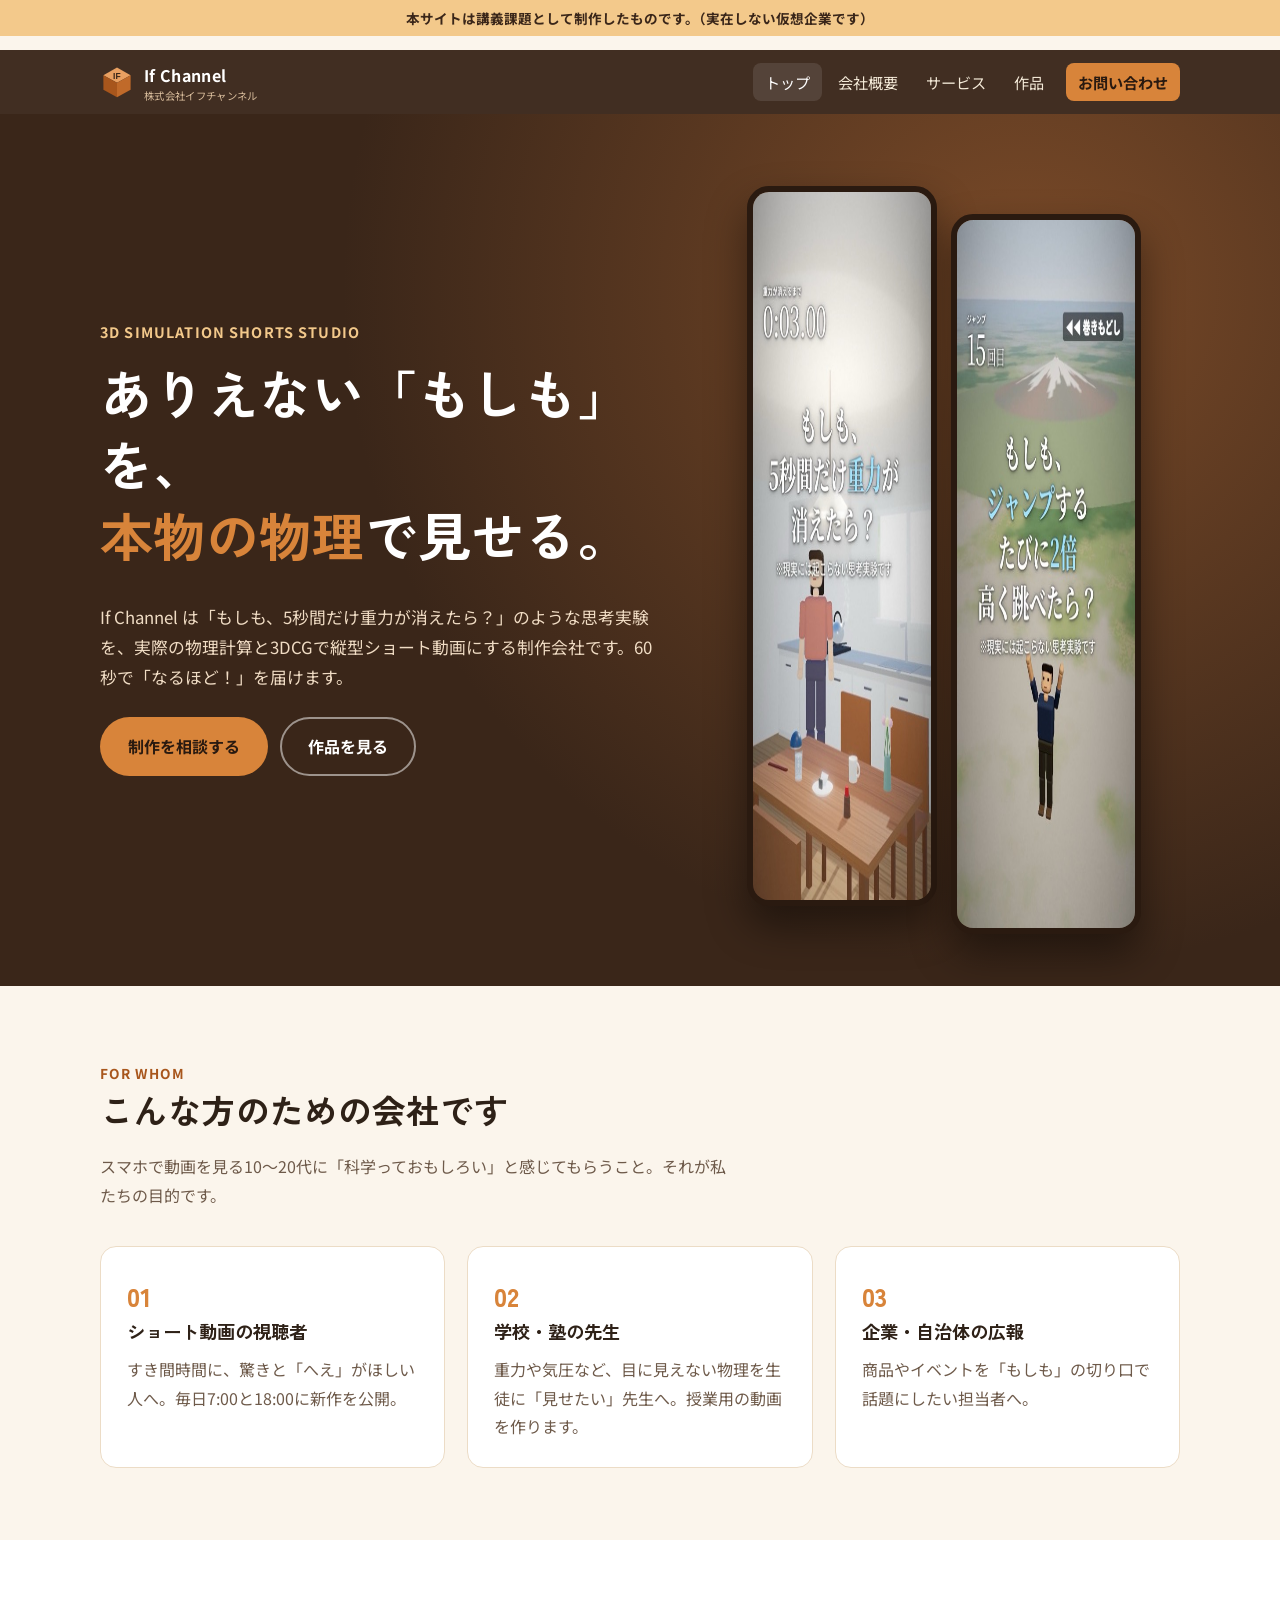
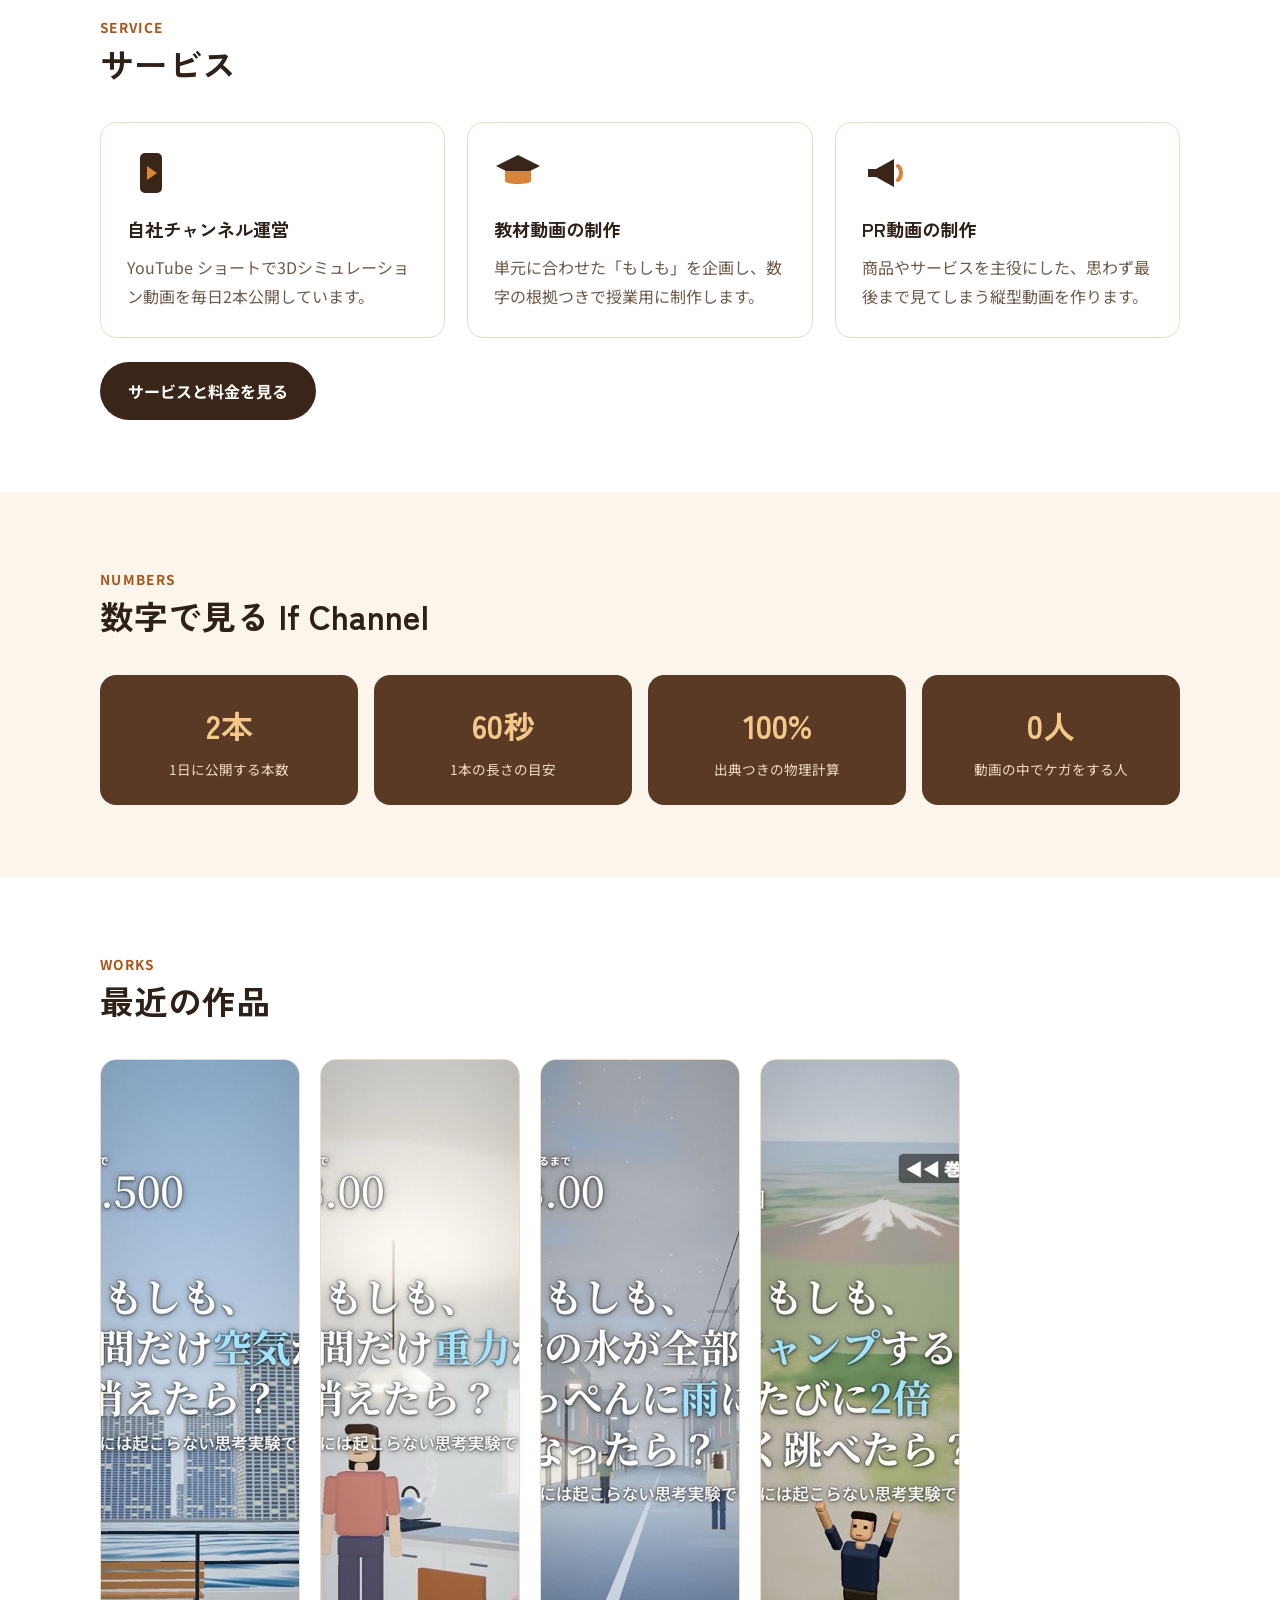
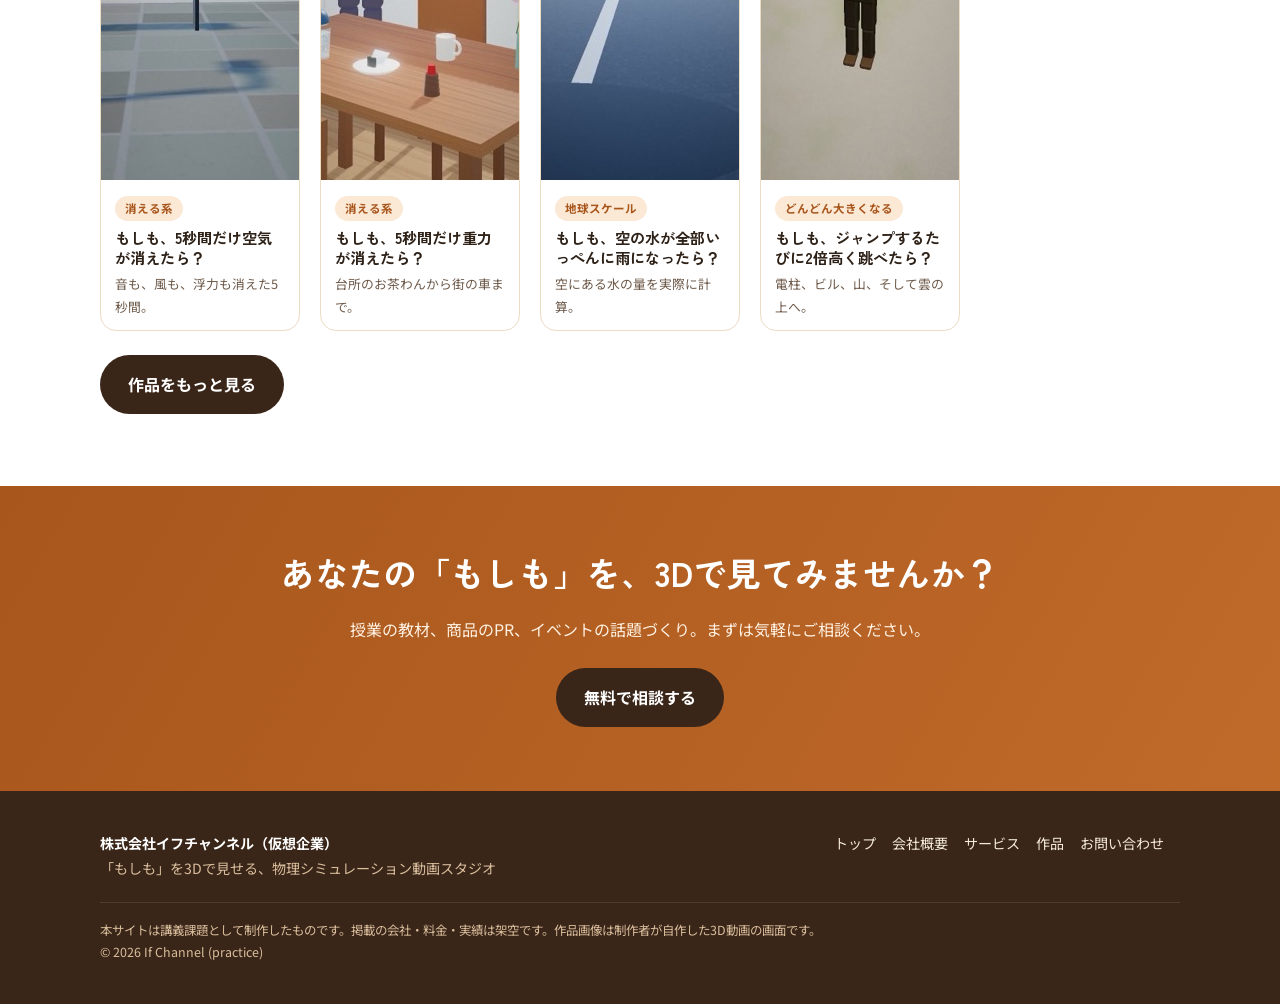
<file: index.html>
<!doctype html>
<html lang="ja">
<head>
<meta charset="utf-8">
<meta name="viewport" content="width=device-width, initial-scale=1">
<title>【実習】トップ｜If Channel（株式会社イフチャンネル）</title>
<meta name="description" content="「もしも」を本物の物理で3Dにする、ショート動画スタジオ If Channel（講義課題の仮想企業）">
<link rel="preconnect" href="https://fonts.googleapis.com">
<link rel="preconnect" href="https://fonts.gstatic.com" crossorigin>
<link href="https://fonts.googleapis.com/css2?family=Noto+Sans+JP:wght@400;700&family=Zen+Kaku+Gothic+New:wght@700;900&display=swap" rel="stylesheet">
<link rel="stylesheet" href="style.css">
</head>
<body>
<p class="notice">本サイトは講義課題として制作したものです。（実在しない仮想企業です）</p>
<header class="site-header">
  <div class="wrap">
    <a class="logo" href="index.html"><svg viewBox="0 0 40 40" aria-hidden="true">
<polygon points="20,3 36,12 20,21 4,12" fill="#e9a061"/>
<polygon points="4,12 20,21 20,38 4,29" fill="#a8561c"/>
<polygon points="36,12 20,21 20,38 36,29" fill="#c06a2a"/>
<text x="20" y="17" text-anchor="middle" font-size="10" font-weight="900" fill="#3a2619" font-family="sans-serif">IF</text>
</svg><span>If Channel<small>株式会社イフチャンネル</small></span></a>
    <button class="menu-btn" aria-expanded="false" aria-controls="nav">メニュー</button>
    <nav class="nav" id="nav"><ul><li><a href="index.html" aria-current="page">トップ</a></li><li><a href="about.html">会社概要</a></li><li><a href="service.html">サービス</a></li><li><a href="works.html">作品</a></li><li><a class="nav-cta" href="contact.html">お問い合わせ</a></li></ul></nav>
  </div>
</header>
<main>

<section class="hero">
  <div class="wrap">
    <div>
      <span class="eyebrow">3D SIMULATION SHORTS STUDIO</span>
      <h1>ありえない「もしも」を、<br><em>本物の物理</em>で見せる。</h1>
      <p class="lead">If Channel は「もしも、5秒間だけ重力が消えたら？」のような思考実験を、実際の物理計算と3DCGで縦型ショート動画にする制作会社です。60秒で「なるほど！」を届けます。</p>
      <div class="btns"><a class="btn btn-primary" href="contact.html">制作を相談する</a><a class="btn btn-ghost" href="works.html">作品を見る</a></div>
    </div>
    <div class="hero-phones">
      <img class="phone" src="img/gravity.jpg" alt="3D動画「もしも、5秒間だけ重力が消えたら？」の画面" width="405" height="720">
      <img class="phone" src="img/jump.jpg" alt="3D動画「もしも、ジャンプするたびに2倍高く跳べたら？」の画面" width="405" height="720">
    </div>
  </div>
</section>

<section>
  <div class="wrap">
    <div class="section-head"><span class="label">FOR WHOM</span><h2>こんな方のための会社です</h2>
    <p>スマホで動画を見る10〜20代に「科学っておもしろい」と感じてもらうこと。それが私たちの目的です。</p></div>
    <div class="grid-3">
      <div class="card"><div class="num">01</div><h3>ショート動画の視聴者</h3><p>すき間時間に、驚きと「へえ」がほしい人へ。毎日7:00と18:00に新作を公開。</p></div>
      <div class="card"><div class="num">02</div><h3>学校・塾の先生</h3><p>重力や気圧など、目に見えない物理を生徒に「見せたい」先生へ。授業用の動画を作ります。</p></div>
      <div class="card"><div class="num">03</div><h3>企業・自治体の広報</h3><p>商品やイベントを「もしも」の切り口で話題にしたい担当者へ。</p></div>
    </div>
  </div>
</section>

<section class="alt">
  <div class="wrap">
    <div class="section-head"><span class="label">SERVICE</span><h2>サービス</h2></div>
    <div class="grid-3">
      <div class="card"><svg class="icon" viewBox="0 0 48 48"><rect x="13" y="4" width="22" height="40" rx="5" fill="#3a2619"/><polygon points="20,17 30,24 20,31" fill="#d8843a"/></svg><h3>自社チャンネル運営</h3><p>YouTube ショートで3Dシミュレーション動画を毎日2本公開しています。</p></div>
      <div class="card"><svg class="icon" viewBox="0 0 48 48"><polygon points="24,6 46,17 24,28 2,17" fill="#3a2619"/><path d="M11 22v10c0 4 26 4 26 0V22" fill="#d8843a"/></svg><h3>教材動画の制作</h3><p>単元に合わせた「もしも」を企画し、数字の根拠つきで授業用に制作します。</p></div>
      <div class="card"><svg class="icon" viewBox="0 0 48 48"><path d="M6 20h8l18-10v28L14 28H6z" fill="#3a2619"/><path d="M36 17c4 3 4 11 0 14" stroke="#d8843a" stroke-width="4" fill="none" stroke-linecap="round"/></svg><h3>PR動画の制作</h3><p>商品やサービスを主役にした、思わず最後まで見てしまう縦型動画を作ります。</p></div>
    </div>
    <div class="btns"><a class="btn btn-dark" href="service.html">サービスと料金を見る</a></div>
  </div>
</section>

<section>
  <div class="wrap">
    <div class="section-head"><span class="label">NUMBERS</span><h2>数字で見る If Channel</h2></div>
    <div class="stats">
      <div class="stat"><b>2本</b><span>1日に公開する本数</span></div>
      <div class="stat"><b>60秒</b><span>1本の長さの目安</span></div>
      <div class="stat"><b>100%</b><span>出典つきの物理計算</span></div>
      <div class="stat"><b>0人</b><span>動画の中でケガをする人</span></div>
    </div>
  </div>
</section>

<section class="alt">
  <div class="wrap">
    <div class="section-head"><span class="label">WORKS</span><h2>最近の作品</h2></div>
    <div class="works"><article class="work"><img src="img/air.jpg" alt="3D動画「もしも、5秒間だけ空気が消えたら？」の画面" loading="lazy" width="405" height="720"><div><span class="tag">消える系</span><h3>もしも、5秒間だけ空気が消えたら？</h3><p>音も、風も、浮力も消えた5秒間。</p></div></article><article class="work"><img src="img/gravity.jpg" alt="3D動画「もしも、5秒間だけ重力が消えたら？」の画面" loading="lazy" width="405" height="720"><div><span class="tag">消える系</span><h3>もしも、5秒間だけ重力が消えたら？</h3><p>台所のお茶わんから街の車まで。</p></div></article><article class="work"><img src="img/rain.jpg" alt="3D動画「もしも、空の水が全部いっぺんに雨になったら？」の画面" loading="lazy" width="405" height="720"><div><span class="tag">地球スケール</span><h3>もしも、空の水が全部いっぺんに雨になったら？</h3><p>空にある水の量を実際に計算。</p></div></article><article class="work"><img src="img/jump.jpg" alt="3D動画「もしも、ジャンプするたびに2倍高く跳べたら？」の画面" loading="lazy" width="405" height="720"><div><span class="tag">どんどん大きくなる</span><h3>もしも、ジャンプするたびに2倍高く跳べたら？</h3><p>電柱、ビル、山、そして雲の上へ。</p></div></article></div>
    <div class="btns"><a class="btn btn-dark" href="works.html">作品をもっと見る</a></div>
  </div>
</section>
<section class="cta-band">
  <div class="wrap">
    <h2>あなたの「もしも」を、3Dで見てみませんか？</h2>
    <p>授業の教材、商品のPR、イベントの話題づくり。まずは気軽にご相談ください。</p>
    <div class="btns" style="justify-content:center"><a class="btn btn-dark" href="contact.html">無料で相談する</a></div>
  </div>
</section>

</main>
<footer class="site-footer">
  <div class="wrap">
    <div><b style="color:#fff">株式会社イフチャンネル（仮想企業）</b><br>「もしも」を3Dで見せる、物理シミュレーション動画スタジオ</div>
    <div><a href="index.html">トップ</a><a href="about.html">会社概要</a><a href="service.html">サービス</a><a href="works.html">作品</a><a href="contact.html">お問い合わせ</a></div>
    <p class="copy">本サイトは講義課題として制作したものです。掲載の会社・料金・実績は架空です。作品画像は制作者が自作した3D動画の画面です。<br>&copy; 2026 If Channel (practice)</p>
  </div>
</footer>
<script>
const b=document.querySelector('.menu-btn'),n=document.getElementById('nav');
b.addEventListener('click',()=>{const o=n.classList.toggle('open');b.setAttribute('aria-expanded',o);b.textContent=o?'閉じる':'メニュー';});
</script>
</body>
</html>
</file>
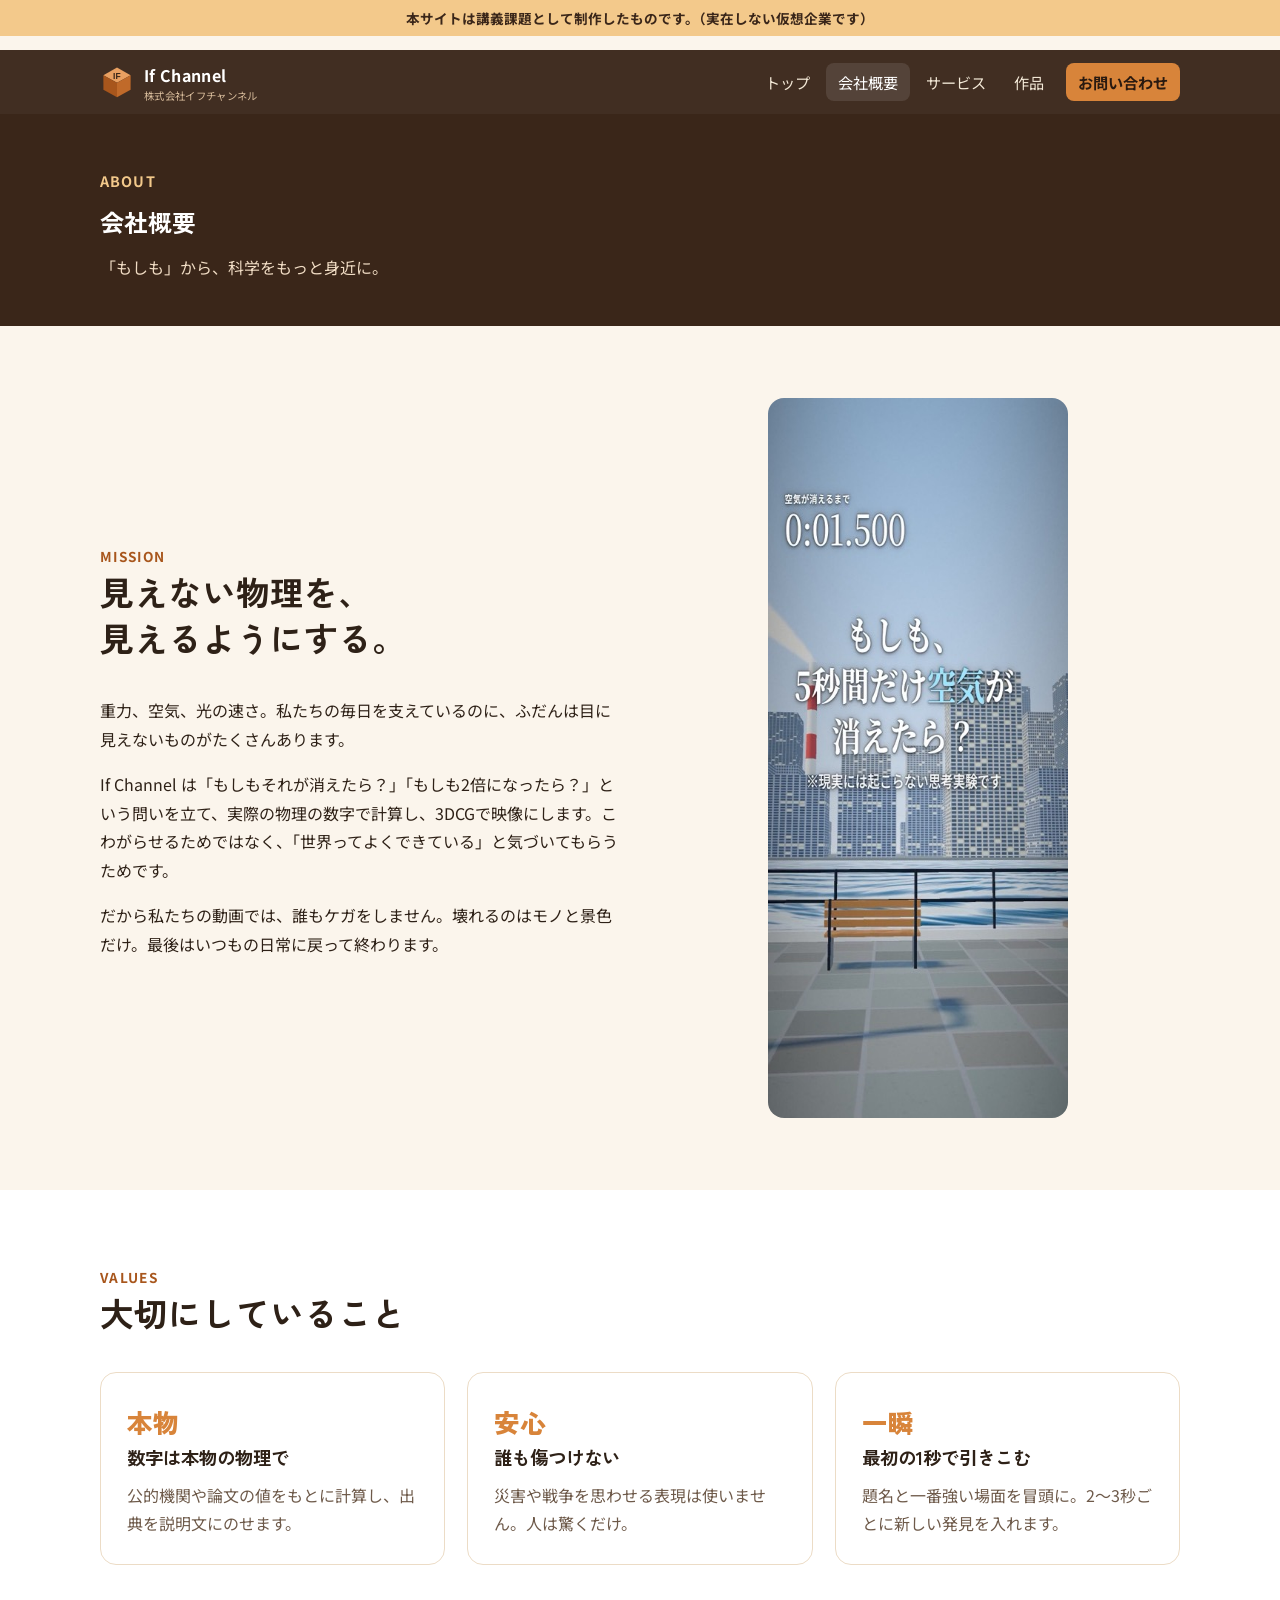
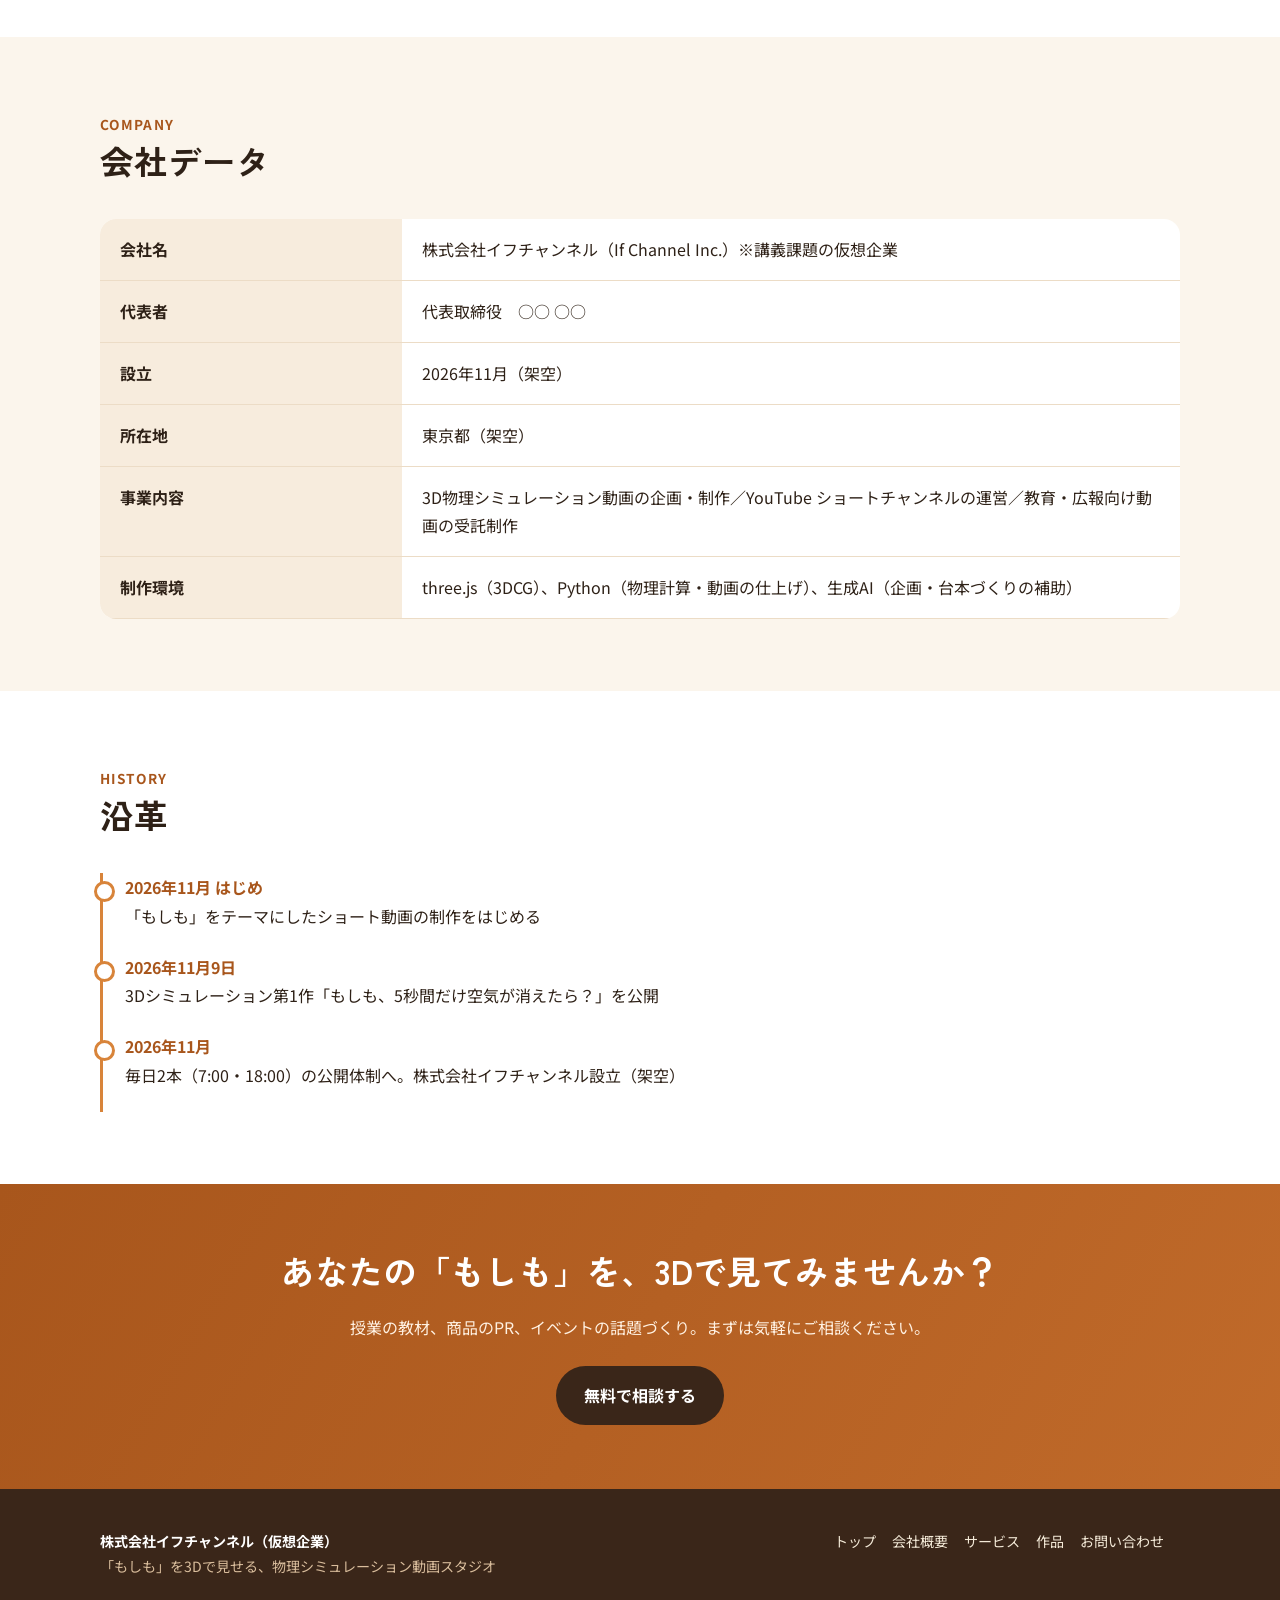
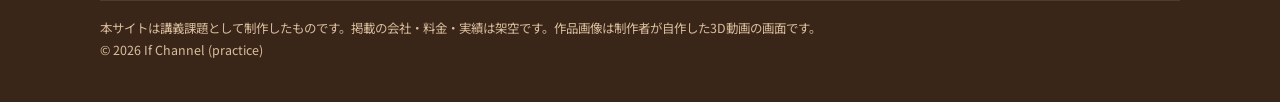
<file: about.html>
<!doctype html>
<html lang="ja">
<head>
<meta charset="utf-8">
<meta name="viewport" content="width=device-width, initial-scale=1">
<title>【実習】会社概要｜If Channel（株式会社イフチャンネル）</title>
<meta name="description" content="株式会社イフチャンネル（仮想企業）の理念・会社データ・沿革">
<link rel="preconnect" href="https://fonts.googleapis.com">
<link rel="preconnect" href="https://fonts.gstatic.com" crossorigin>
<link href="https://fonts.googleapis.com/css2?family=Noto+Sans+JP:wght@400;700&family=Zen+Kaku+Gothic+New:wght@700;900&display=swap" rel="stylesheet">
<link rel="stylesheet" href="style.css">
</head>
<body>
<p class="notice">本サイトは講義課題として制作したものです。（実在しない仮想企業です）</p>
<header class="site-header">
  <div class="wrap">
    <a class="logo" href="index.html"><svg viewBox="0 0 40 40" aria-hidden="true">
<polygon points="20,3 36,12 20,21 4,12" fill="#e9a061"/>
<polygon points="4,12 20,21 20,38 4,29" fill="#a8561c"/>
<polygon points="36,12 20,21 20,38 36,29" fill="#c06a2a"/>
<text x="20" y="17" text-anchor="middle" font-size="10" font-weight="900" fill="#3a2619" font-family="sans-serif">IF</text>
</svg><span>If Channel<small>株式会社イフチャンネル</small></span></a>
    <button class="menu-btn" aria-expanded="false" aria-controls="nav">メニュー</button>
    <nav class="nav" id="nav"><ul><li><a href="index.html">トップ</a></li><li><a href="about.html" aria-current="page">会社概要</a></li><li><a href="service.html">サービス</a></li><li><a href="works.html">作品</a></li><li><a class="nav-cta" href="contact.html">お問い合わせ</a></li></ul></nav>
  </div>
</header>
<main>

<section class="page-hero"><div class="wrap"><span class="eyebrow">ABOUT</span><h1>会社概要</h1><p>「もしも」から、科学をもっと身近に。</p></div></section>

<section>
  <div class="wrap grid-2">
    <div>
      <div class="section-head"><span class="label">MISSION</span><h2>見えない物理を、<br>見えるようにする。</h2></div>
      <p>重力、空気、光の速さ。私たちの毎日を支えているのに、ふだんは目に見えないものがたくさんあります。</p>
      <p>If Channel は「もしもそれが消えたら？」「もしも2倍になったら？」という問いを立て、実際の物理の数字で計算し、3DCGで映像にします。こわがらせるためではなく、「世界ってよくできている」と気づいてもらうためです。</p>
      <p>だから私たちの動画では、誰もケガをしません。壊れるのはモノと景色だけ。最後はいつもの日常に戻って終わります。</p>
    </div>
    <img src="img/air.jpg" alt="3D動画「もしも、5秒間だけ空気が消えたら？」の画面" style="max-width:300px;margin:0 auto;border-radius:16px" width="405" height="720" loading="lazy">
  </div>
</section>

<section class="alt">
  <div class="wrap">
    <div class="section-head"><span class="label">VALUES</span><h2>大切にしていること</h2></div>
    <div class="grid-3">
      <div class="card"><div class="num">本物</div><h3>数字は本物の物理で</h3><p>公的機関や論文の値をもとに計算し、出典を説明文にのせます。</p></div>
      <div class="card"><div class="num">安心</div><h3>誰も傷つけない</h3><p>災害や戦争を思わせる表現は使いません。人は驚くだけ。</p></div>
      <div class="card"><div class="num">一瞬</div><h3>最初の1秒で引きこむ</h3><p>題名と一番強い場面を冒頭に。2〜3秒ごとに新しい発見を入れます。</p></div>
    </div>
  </div>
</section>

<section>
  <div class="wrap">
    <div class="section-head"><span class="label">COMPANY</span><h2>会社データ</h2></div>
    <table class="info">
      <tr><th>会社名</th><td>株式会社イフチャンネル（If Channel Inc.）※講義課題の仮想企業</td></tr>
      <tr><th>代表者</th><td>代表取締役　○○ ○○</td></tr>
      <tr><th>設立</th><td>2026年11月（架空）</td></tr>
      <tr><th>所在地</th><td>東京都（架空）</td></tr>
      <tr><th>事業内容</th><td>3D物理シミュレーション動画の企画・制作／YouTube ショートチャンネルの運営／教育・広報向け動画の受託制作</td></tr>
      <tr><th>制作環境</th><td>three.js（3DCG）、Python（物理計算・動画の仕上げ）、生成AI（企画・台本づくりの補助）</td></tr>
    </table>
  </div>
</section>

<section class="alt">
  <div class="wrap">
    <div class="section-head"><span class="label">HISTORY</span><h2>沿革</h2></div>
    <ul class="timeline">
      <li><b>2026年11月 はじめ</b><br>「もしも」をテーマにしたショート動画の制作をはじめる</li>
      <li><b>2026年11月9日</b><br>3Dシミュレーション第1作「もしも、5秒間だけ空気が消えたら？」を公開</li>
      <li><b>2026年11月</b><br>毎日2本（7:00・18:00）の公開体制へ。株式会社イフチャンネル設立（架空）</li>
    </ul>
  </div>
</section>
<section class="cta-band">
  <div class="wrap">
    <h2>あなたの「もしも」を、3Dで見てみませんか？</h2>
    <p>授業の教材、商品のPR、イベントの話題づくり。まずは気軽にご相談ください。</p>
    <div class="btns" style="justify-content:center"><a class="btn btn-dark" href="contact.html">無料で相談する</a></div>
  </div>
</section>

</main>
<footer class="site-footer">
  <div class="wrap">
    <div><b style="color:#fff">株式会社イフチャンネル（仮想企業）</b><br>「もしも」を3Dで見せる、物理シミュレーション動画スタジオ</div>
    <div><a href="index.html">トップ</a><a href="about.html">会社概要</a><a href="service.html">サービス</a><a href="works.html">作品</a><a href="contact.html">お問い合わせ</a></div>
    <p class="copy">本サイトは講義課題として制作したものです。掲載の会社・料金・実績は架空です。作品画像は制作者が自作した3D動画の画面です。<br>&copy; 2026 If Channel (practice)</p>
  </div>
</footer>
<script>
const b=document.querySelector('.menu-btn'),n=document.getElementById('nav');
b.addEventListener('click',()=>{const o=n.classList.toggle('open');b.setAttribute('aria-expanded',o);b.textContent=o?'閉じる':'メニュー';});
</script>
</body>
</html>
</file>
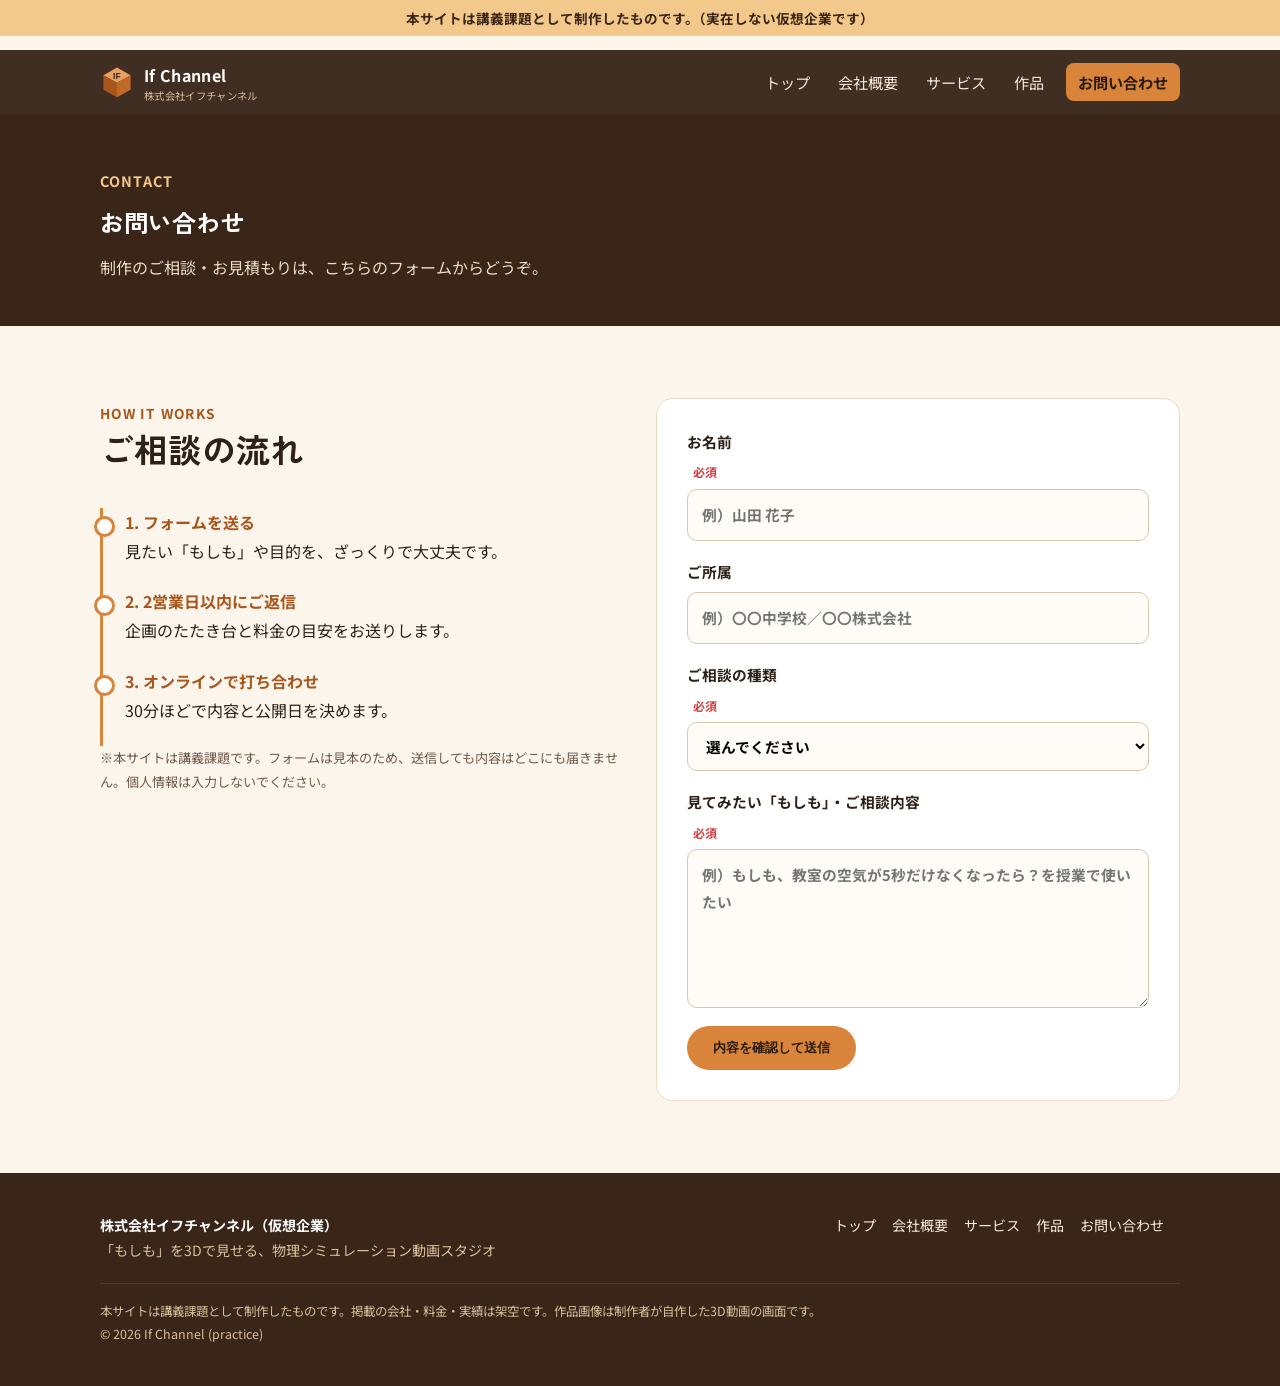
<file: contact.html>
<!doctype html>
<html lang="ja">
<head>
<meta charset="utf-8">
<meta name="viewport" content="width=device-width, initial-scale=1">
<title>【実習】お問い合わせ｜If Channel（株式会社イフチャンネル）</title>
<meta name="description" content="If Channel への制作のご相談・お問い合わせ">
<link rel="preconnect" href="https://fonts.googleapis.com">
<link rel="preconnect" href="https://fonts.gstatic.com" crossorigin>
<link href="https://fonts.googleapis.com/css2?family=Noto+Sans+JP:wght@400;700&family=Zen+Kaku+Gothic+New:wght@700;900&display=swap" rel="stylesheet">
<link rel="stylesheet" href="style.css">
</head>
<body>
<p class="notice">本サイトは講義課題として制作したものです。（実在しない仮想企業です）</p>
<header class="site-header">
  <div class="wrap">
    <a class="logo" href="index.html"><svg viewBox="0 0 40 40" aria-hidden="true">
<polygon points="20,3 36,12 20,21 4,12" fill="#e9a061"/>
<polygon points="4,12 20,21 20,38 4,29" fill="#a8561c"/>
<polygon points="36,12 20,21 20,38 36,29" fill="#c06a2a"/>
<text x="20" y="17" text-anchor="middle" font-size="10" font-weight="900" fill="#3a2619" font-family="sans-serif">IF</text>
</svg><span>If Channel<small>株式会社イフチャンネル</small></span></a>
    <button class="menu-btn" aria-expanded="false" aria-controls="nav">メニュー</button>
    <nav class="nav" id="nav"><ul><li><a href="index.html">トップ</a></li><li><a href="about.html">会社概要</a></li><li><a href="service.html">サービス</a></li><li><a href="works.html">作品</a></li><li><a class="nav-cta" href="contact.html" aria-current="page">お問い合わせ</a></li></ul></nav>
  </div>
</header>
<main>

<section class="page-hero"><div class="wrap"><span class="eyebrow">CONTACT</span><h1>お問い合わせ</h1><p>制作のご相談・お見積もりは、こちらのフォームからどうぞ。</p></div></section>

<section>
  <div class="wrap grid-2" style="align-items:start">
    <div>
      <div class="section-head"><span class="label">HOW IT WORKS</span><h2>ご相談の流れ</h2></div>
      <ul class="timeline">
        <li><b>1. フォームを送る</b><br>見たい「もしも」や目的を、ざっくりで大丈夫です。</li>
        <li><b>2. 2営業日以内にご返信</b><br>企画のたたき台と料金の目安をお送りします。</li>
        <li><b>3. オンラインで打ち合わせ</b><br>30分ほどで内容と公開日を決めます。</li>
      </ul>
      <p class="form-note">※本サイトは講義課題です。フォームは見本のため、送信しても内容はどこにも届きません。個人情報は入力しないでください。</p>
    </div>
    <form class="contact" id="contactForm">
      <label>お名前<span class="req">必須</span><input type="text" name="name" required autocomplete="off" placeholder="例）山田 花子"></label>
      <label>ご所属<input type="text" name="org" autocomplete="off" placeholder="例）〇〇中学校／〇〇株式会社"></label>
      <label>ご相談の種類<span class="req">必須</span>
        <select name="type" required><option value="">選んでください</option><option>教材動画の制作</option><option>PR動画の制作</option><option>チャンネルへの感想・テーマのリクエスト</option><option>その他</option></select></label>
      <label>見てみたい「もしも」・ご相談内容<span class="req">必須</span><textarea name="msg" rows="5" required placeholder="例）もしも、教室の空気が5秒だけなくなったら？を授業で使いたい"></textarea></label>
      <button class="btn btn-primary" type="submit" style="border:0;cursor:pointer;justify-self:start">内容を確認して送信</button>
      <p class="form-msg" id="formMsg" role="status">ありがとうございます。（課題用の見本のため、実際には送信されていません）</p>
    </form>
  </div>
</section>
<script>
document.getElementById('contactForm').addEventListener('submit',e=>{e.preventDefault();e.target.reset();document.getElementById('formMsg').style.display='block';});
</script>

</main>
<footer class="site-footer">
  <div class="wrap">
    <div><b style="color:#fff">株式会社イフチャンネル（仮想企業）</b><br>「もしも」を3Dで見せる、物理シミュレーション動画スタジオ</div>
    <div><a href="index.html">トップ</a><a href="about.html">会社概要</a><a href="service.html">サービス</a><a href="works.html">作品</a><a href="contact.html">お問い合わせ</a></div>
    <p class="copy">本サイトは講義課題として制作したものです。掲載の会社・料金・実績は架空です。作品画像は制作者が自作した3D動画の画面です。<br>&copy; 2026 If Channel (practice)</p>
  </div>
</footer>
<script>
const b=document.querySelector('.menu-btn'),n=document.getElementById('nav');
b.addEventListener('click',()=>{const o=n.classList.toggle('open');b.setAttribute('aria-expanded',o);b.textContent=o?'閉じる':'メニュー';});
</script>
</body>
</html>
</file>
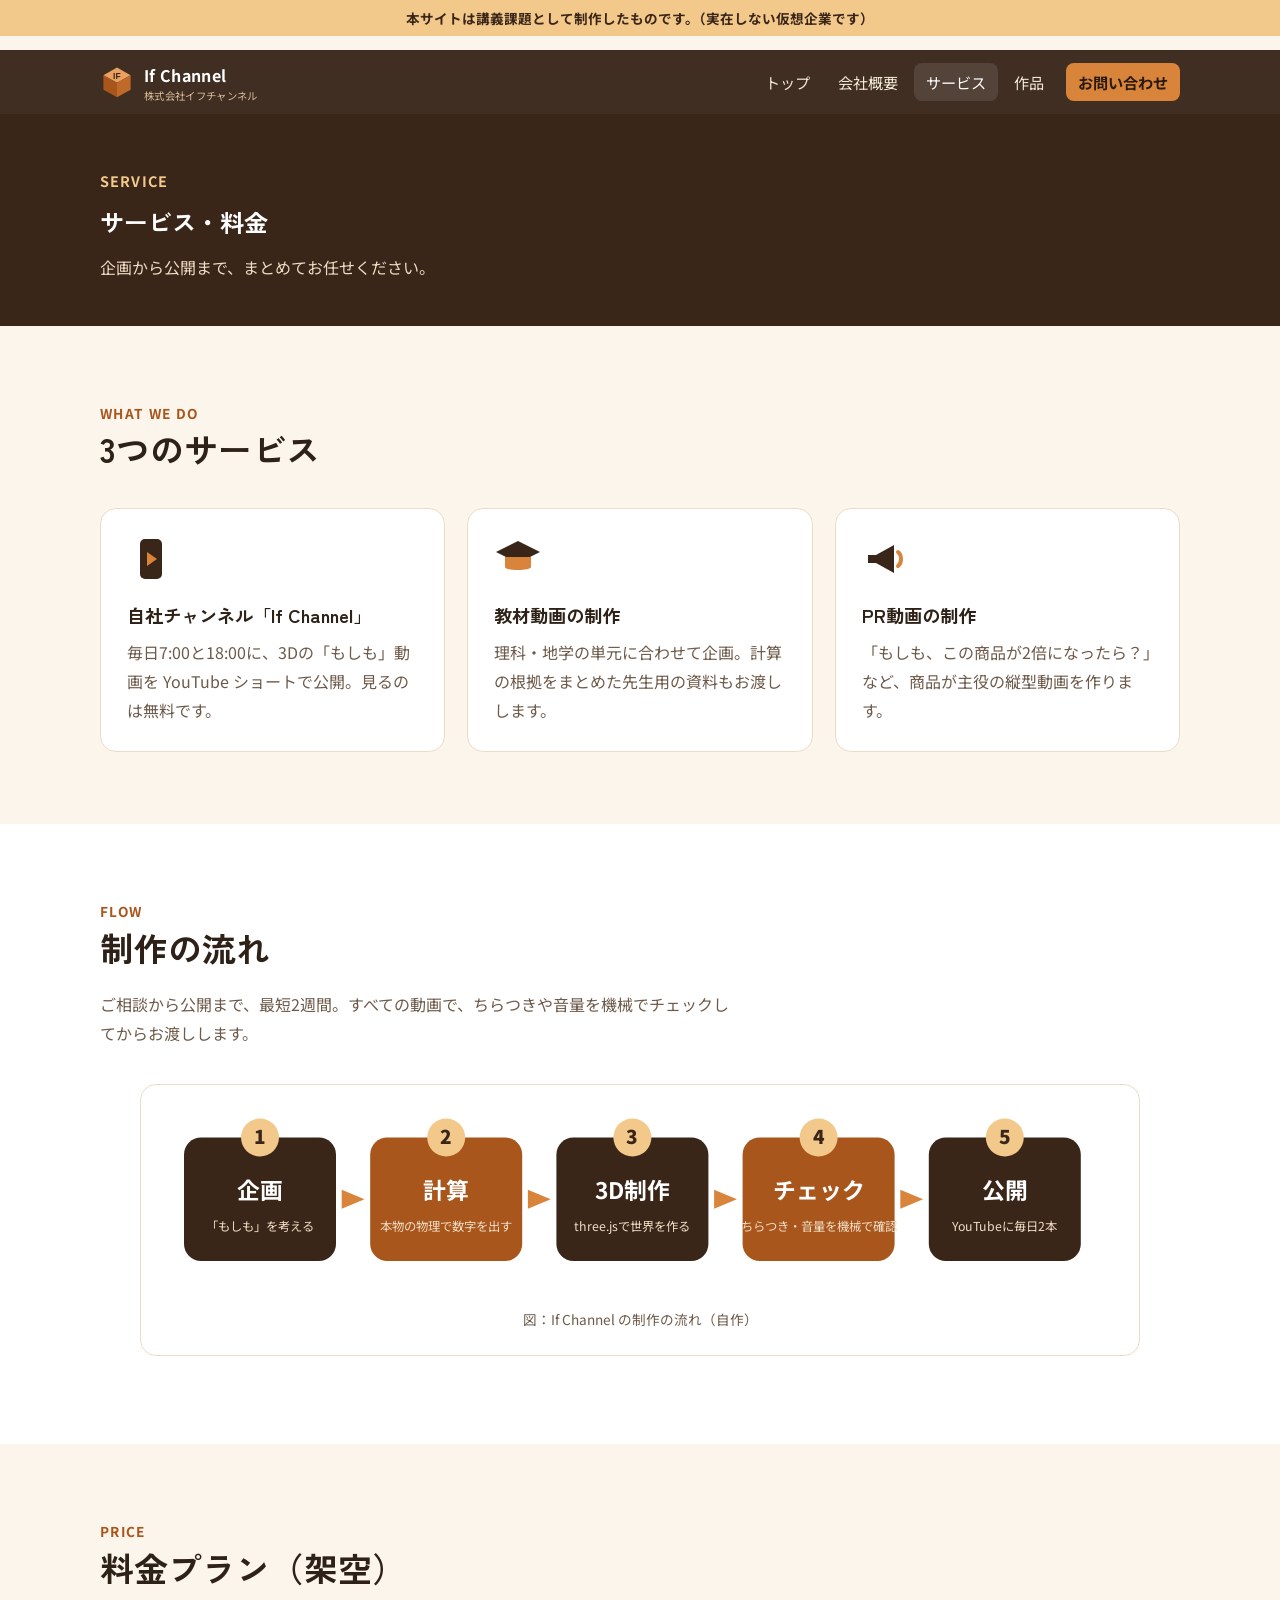
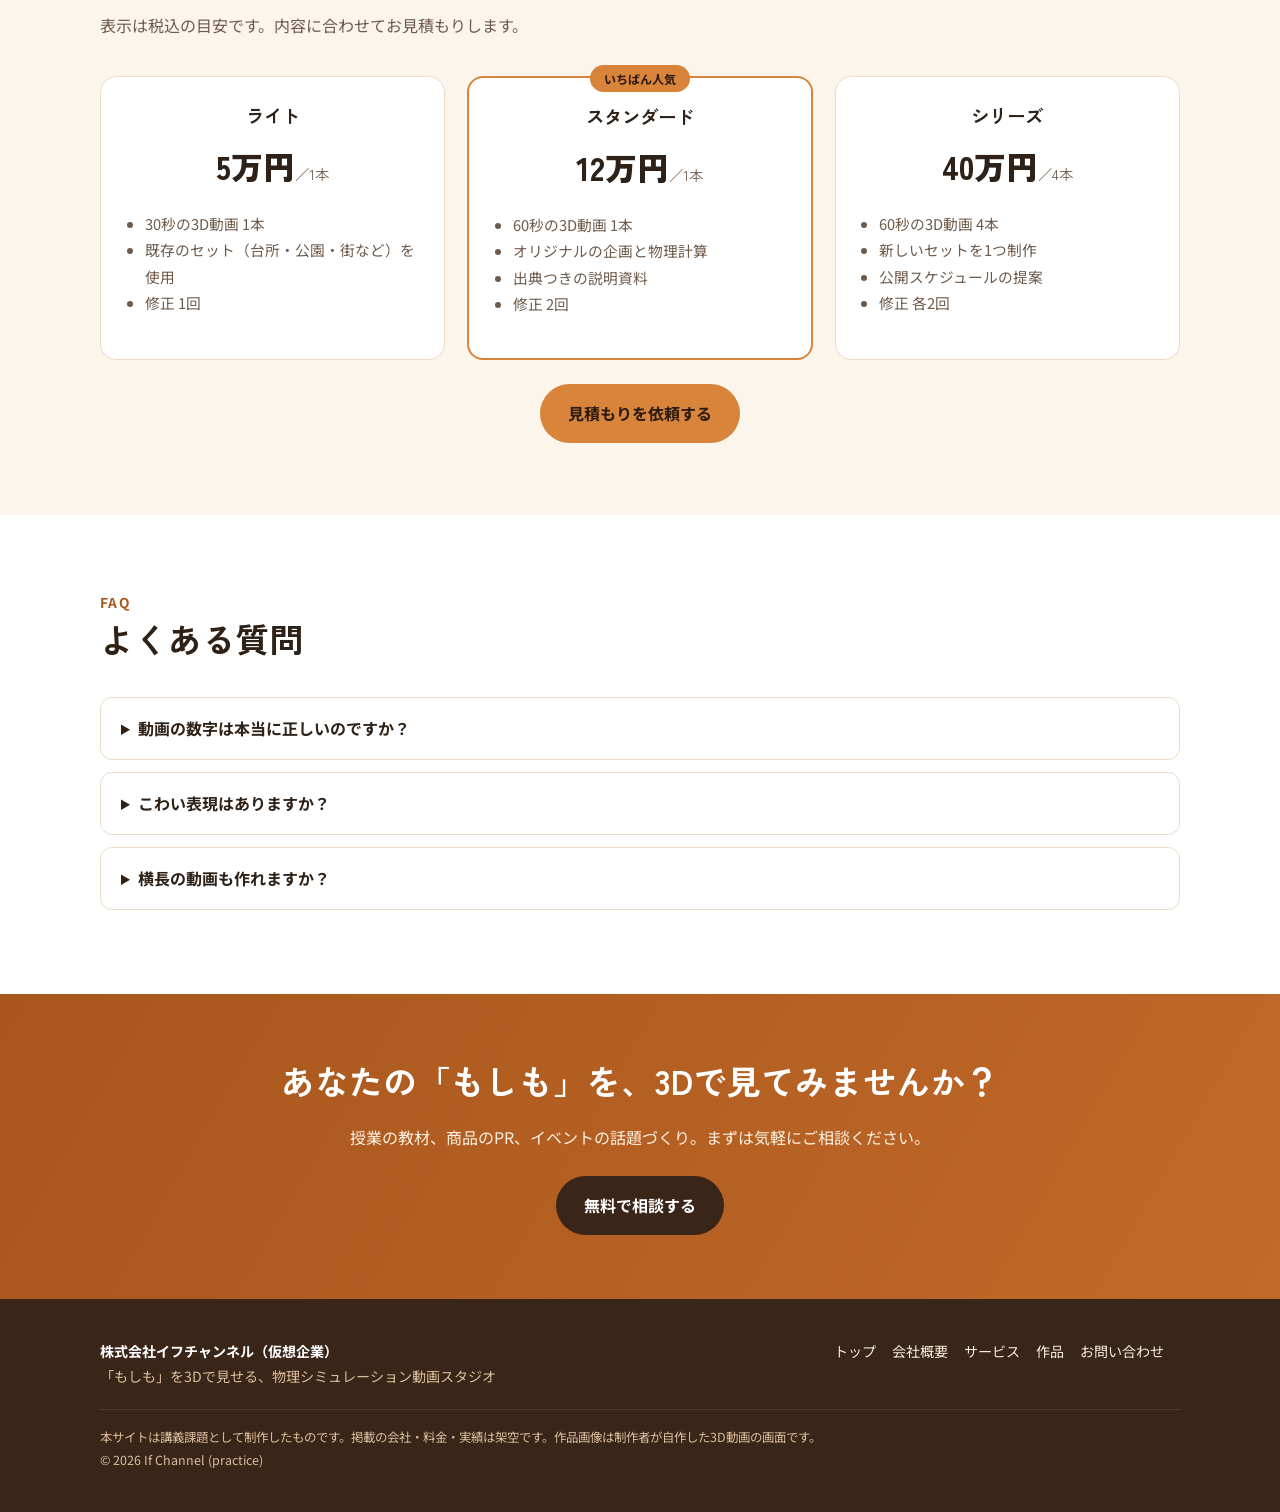
<file: service.html>
<!doctype html>
<html lang="ja">
<head>
<meta charset="utf-8">
<meta name="viewport" content="width=device-width, initial-scale=1">
<title>【実習】サービス｜If Channel（株式会社イフチャンネル）</title>
<meta name="description" content="If Channel の3Dシミュレーション動画制作サービス・料金・制作の流れ">
<link rel="preconnect" href="https://fonts.googleapis.com">
<link rel="preconnect" href="https://fonts.gstatic.com" crossorigin>
<link href="https://fonts.googleapis.com/css2?family=Noto+Sans+JP:wght@400;700&family=Zen+Kaku+Gothic+New:wght@700;900&display=swap" rel="stylesheet">
<link rel="stylesheet" href="style.css">
</head>
<body>
<p class="notice">本サイトは講義課題として制作したものです。（実在しない仮想企業です）</p>
<header class="site-header">
  <div class="wrap">
    <a class="logo" href="index.html"><svg viewBox="0 0 40 40" aria-hidden="true">
<polygon points="20,3 36,12 20,21 4,12" fill="#e9a061"/>
<polygon points="4,12 20,21 20,38 4,29" fill="#a8561c"/>
<polygon points="36,12 20,21 20,38 36,29" fill="#c06a2a"/>
<text x="20" y="17" text-anchor="middle" font-size="10" font-weight="900" fill="#3a2619" font-family="sans-serif">IF</text>
</svg><span>If Channel<small>株式会社イフチャンネル</small></span></a>
    <button class="menu-btn" aria-expanded="false" aria-controls="nav">メニュー</button>
    <nav class="nav" id="nav"><ul><li><a href="index.html">トップ</a></li><li><a href="about.html">会社概要</a></li><li><a href="service.html" aria-current="page">サービス</a></li><li><a href="works.html">作品</a></li><li><a class="nav-cta" href="contact.html">お問い合わせ</a></li></ul></nav>
  </div>
</header>
<main>

<section class="page-hero"><div class="wrap"><span class="eyebrow">SERVICE</span><h1>サービス・料金</h1><p>企画から公開まで、まとめてお任せください。</p></div></section>

<section>
  <div class="wrap">
    <div class="section-head"><span class="label">WHAT WE DO</span><h2>3つのサービス</h2></div>
    <div class="grid-3">
      <div class="card"><svg class="icon" viewBox="0 0 48 48"><rect x="13" y="4" width="22" height="40" rx="5" fill="#3a2619"/><polygon points="20,17 30,24 20,31" fill="#d8843a"/></svg><h3>自社チャンネル「If Channel」</h3><p>毎日7:00と18:00に、3Dの「もしも」動画を YouTube ショートで公開。見るのは無料です。</p></div>
      <div class="card"><svg class="icon" viewBox="0 0 48 48"><polygon points="24,6 46,17 24,28 2,17" fill="#3a2619"/><path d="M11 22v10c0 4 26 4 26 0V22" fill="#d8843a"/></svg><h3>教材動画の制作</h3><p>理科・地学の単元に合わせて企画。計算の根拠をまとめた先生用の資料もお渡しします。</p></div>
      <div class="card"><svg class="icon" viewBox="0 0 48 48"><path d="M6 20h8l18-10v28L14 28H6z" fill="#3a2619"/><path d="M36 17c4 3 4 11 0 14" stroke="#d8843a" stroke-width="4" fill="none" stroke-linecap="round"/></svg><h3>PR動画の制作</h3><p>「もしも、この商品が2倍になったら？」など、商品が主役の縦型動画を作ります。</p></div>
    </div>
  </div>
</section>

<section class="alt">
  <div class="wrap">
    <div class="section-head"><span class="label">FLOW</span><h2>制作の流れ</h2><p>ご相談から公開まで、最短2週間。すべての動画で、ちらつきや音量を機械でチェックしてからお渡しします。</p></div>
    <figure class="figure"><svg class="flow-svg flow-h" viewBox="0 0 1000 190" role="img" aria-label="制作の流れ：企画、計算、3D制作、チェック、公開"><rect x="20" y="30" width="160" height="130" rx="18" fill="#3a2619"/><circle cx="100" cy="30" r="20" fill="#f3c98b"/><text x="100" y="37" text-anchor="middle" font-size="20" font-weight="900" fill="#3a2619">1</text><text x="100" y="95" text-anchor="middle" font-size="24" font-weight="700" fill="#fff">企画</text><text x="100" y="128" text-anchor="middle" font-size="13" fill="#f0dcc4">「もしも」を考える</text><polygon points="186,85 210,95 186,105" fill="#d8843a"/><rect x="216" y="30" width="160" height="130" rx="18" fill="#a8561c"/><circle cx="296" cy="30" r="20" fill="#f3c98b"/><text x="296" y="37" text-anchor="middle" font-size="20" font-weight="900" fill="#3a2619">2</text><text x="296" y="95" text-anchor="middle" font-size="24" font-weight="700" fill="#fff">計算</text><text x="296" y="128" text-anchor="middle" font-size="13" fill="#f0dcc4">本物の物理で数字を出す</text><polygon points="382,85 406,95 382,105" fill="#d8843a"/><rect x="412" y="30" width="160" height="130" rx="18" fill="#3a2619"/><circle cx="492" cy="30" r="20" fill="#f3c98b"/><text x="492" y="37" text-anchor="middle" font-size="20" font-weight="900" fill="#3a2619">3</text><text x="492" y="95" text-anchor="middle" font-size="24" font-weight="700" fill="#fff">3D制作</text><text x="492" y="128" text-anchor="middle" font-size="13" fill="#f0dcc4">three.jsで世界を作る</text><polygon points="578,85 602,95 578,105" fill="#d8843a"/><rect x="608" y="30" width="160" height="130" rx="18" fill="#a8561c"/><circle cx="688" cy="30" r="20" fill="#f3c98b"/><text x="688" y="37" text-anchor="middle" font-size="20" font-weight="900" fill="#3a2619">4</text><text x="688" y="95" text-anchor="middle" font-size="24" font-weight="700" fill="#fff">チェック</text><text x="688" y="128" text-anchor="middle" font-size="13" fill="#f0dcc4">ちらつき・音量を機械で確認</text><polygon points="774,85 798,95 774,105" fill="#d8843a"/><rect x="804" y="30" width="160" height="130" rx="18" fill="#3a2619"/><circle cx="884" cy="30" r="20" fill="#f3c98b"/><text x="884" y="37" text-anchor="middle" font-size="20" font-weight="900" fill="#3a2619">5</text><text x="884" y="95" text-anchor="middle" font-size="24" font-weight="700" fill="#fff">公開</text><text x="884" y="128" text-anchor="middle" font-size="13" fill="#f0dcc4">YouTubeに毎日2本</text></svg><svg class="flow-svg flow-v" viewBox="0 0 320 560" role="img" aria-label="制作の流れ：企画、計算、3D制作、チェック、公開"><rect x="20" y="10" width="280" height="84" rx="16" fill="#3a2619"/><circle cx="58" cy="52" r="20" fill="#f3c98b"/><text x="58" y="59" text-anchor="middle" font-size="20" font-weight="900" fill="#3a2619">1</text><text x="94" y="48" font-size="22" font-weight="700" fill="#fff">企画</text><text x="94" y="74" font-size="13" fill="#f0dcc4">「もしも」を考える</text><polygon points="150,100 170,100 160,114" fill="#d8843a"/><rect x="20" y="120" width="280" height="84" rx="16" fill="#a8561c"/><circle cx="58" cy="162" r="20" fill="#f3c98b"/><text x="58" y="169" text-anchor="middle" font-size="20" font-weight="900" fill="#3a2619">2</text><text x="94" y="158" font-size="22" font-weight="700" fill="#fff">計算</text><text x="94" y="184" font-size="13" fill="#f0dcc4">本物の物理で数字を出す</text><polygon points="150,210 170,210 160,224" fill="#d8843a"/><rect x="20" y="230" width="280" height="84" rx="16" fill="#3a2619"/><circle cx="58" cy="272" r="20" fill="#f3c98b"/><text x="58" y="279" text-anchor="middle" font-size="20" font-weight="900" fill="#3a2619">3</text><text x="94" y="268" font-size="22" font-weight="700" fill="#fff">3D制作</text><text x="94" y="294" font-size="13" fill="#f0dcc4">three.jsで世界を作る</text><polygon points="150,320 170,320 160,334" fill="#d8843a"/><rect x="20" y="340" width="280" height="84" rx="16" fill="#a8561c"/><circle cx="58" cy="382" r="20" fill="#f3c98b"/><text x="58" y="389" text-anchor="middle" font-size="20" font-weight="900" fill="#3a2619">4</text><text x="94" y="378" font-size="22" font-weight="700" fill="#fff">チェック</text><text x="94" y="404" font-size="13" fill="#f0dcc4">ちらつき・音量を機械で確認</text><polygon points="150,430 170,430 160,444" fill="#d8843a"/><rect x="20" y="450" width="280" height="84" rx="16" fill="#3a2619"/><circle cx="58" cy="492" r="20" fill="#f3c98b"/><text x="58" y="499" text-anchor="middle" font-size="20" font-weight="900" fill="#3a2619">5</text><text x="94" y="488" font-size="22" font-weight="700" fill="#fff">公開</text><text x="94" y="514" font-size="13" fill="#f0dcc4">YouTubeに毎日2本</text></svg><figcaption>図：If Channel の制作の流れ（自作）</figcaption></figure>
  </div>
</section>

<section>
  <div class="wrap">
    <div class="section-head"><span class="label">PRICE</span><h2>料金プラン（架空）</h2><p>表示は税込の目安です。内容に合わせてお見積もりします。</p></div>
    <div class="grid-3">
      <div class="card price"><h3>ライト</h3><div class="yen">5万円<small>／1本</small></div><ul><li>30秒の3D動画 1本</li><li>既存のセット（台所・公園・街など）を使用</li><li>修正 1回</li></ul></div>
      <div class="card price featured"><span class="badge">いちばん人気</span><h3>スタンダード</h3><div class="yen">12万円<small>／1本</small></div><ul><li>60秒の3D動画 1本</li><li>オリジナルの企画と物理計算</li><li>出典つきの説明資料</li><li>修正 2回</li></ul></div>
      <div class="card price"><h3>シリーズ</h3><div class="yen">40万円<small>／4本</small></div><ul><li>60秒の3D動画 4本</li><li>新しいセットを1つ制作</li><li>公開スケジュールの提案</li><li>修正 各2回</li></ul></div>
    </div>
    <div class="btns" style="justify-content:center"><a class="btn btn-primary" href="contact.html">見積もりを依頼する</a></div>
  </div>
</section>

<section class="alt">
  <div class="wrap">
    <div class="section-head"><span class="label">FAQ</span><h2>よくある質問</h2></div>
    <details><summary>動画の数字は本当に正しいのですか？</summary><p>公的機関や論文の値をもとに計算し、出典を説明文にのせています。ただし「現実には起こらない思考実験」なので、画面にもそう表示します。</p></details>
    <details><summary>こわい表現はありますか？</summary><p>ありません。人がケガをする場面や、災害・戦争を思わせる表現は使いません。小学生にも安心して見せられます。</p></details>
    <details><summary>横長の動画も作れますか？</summary><p>はい。授業でプロジェクターに映す場合などは、横長（16:9）でもお作りします。</p></details>
  </div>
</section>
<section class="cta-band">
  <div class="wrap">
    <h2>あなたの「もしも」を、3Dで見てみませんか？</h2>
    <p>授業の教材、商品のPR、イベントの話題づくり。まずは気軽にご相談ください。</p>
    <div class="btns" style="justify-content:center"><a class="btn btn-dark" href="contact.html">無料で相談する</a></div>
  </div>
</section>

</main>
<footer class="site-footer">
  <div class="wrap">
    <div><b style="color:#fff">株式会社イフチャンネル（仮想企業）</b><br>「もしも」を3Dで見せる、物理シミュレーション動画スタジオ</div>
    <div><a href="index.html">トップ</a><a href="about.html">会社概要</a><a href="service.html">サービス</a><a href="works.html">作品</a><a href="contact.html">お問い合わせ</a></div>
    <p class="copy">本サイトは講義課題として制作したものです。掲載の会社・料金・実績は架空です。作品画像は制作者が自作した3D動画の画面です。<br>&copy; 2026 If Channel (practice)</p>
  </div>
</footer>
<script>
const b=document.querySelector('.menu-btn'),n=document.getElementById('nav');
b.addEventListener('click',()=>{const o=n.classList.toggle('open');b.setAttribute('aria-expanded',o);b.textContent=o?'閉じる':'メニュー';});
</script>
</body>
</html>
</file>
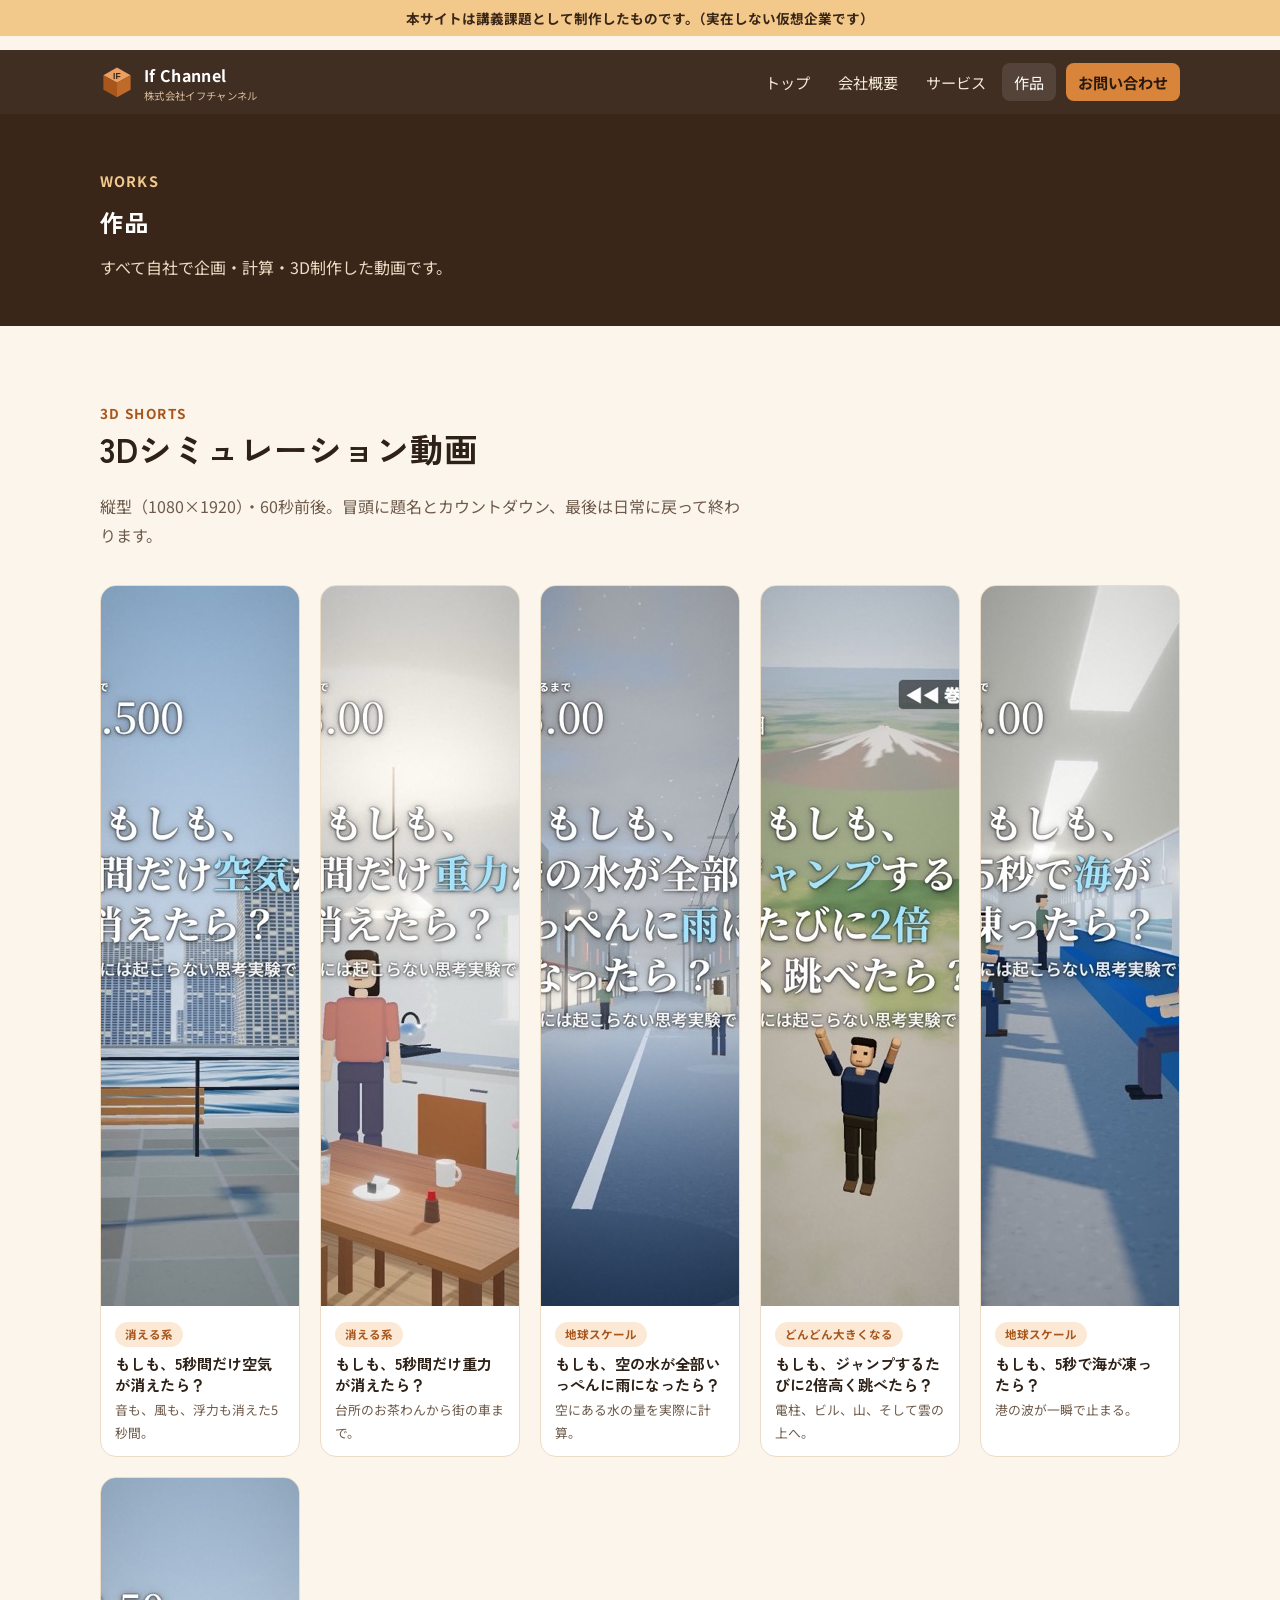
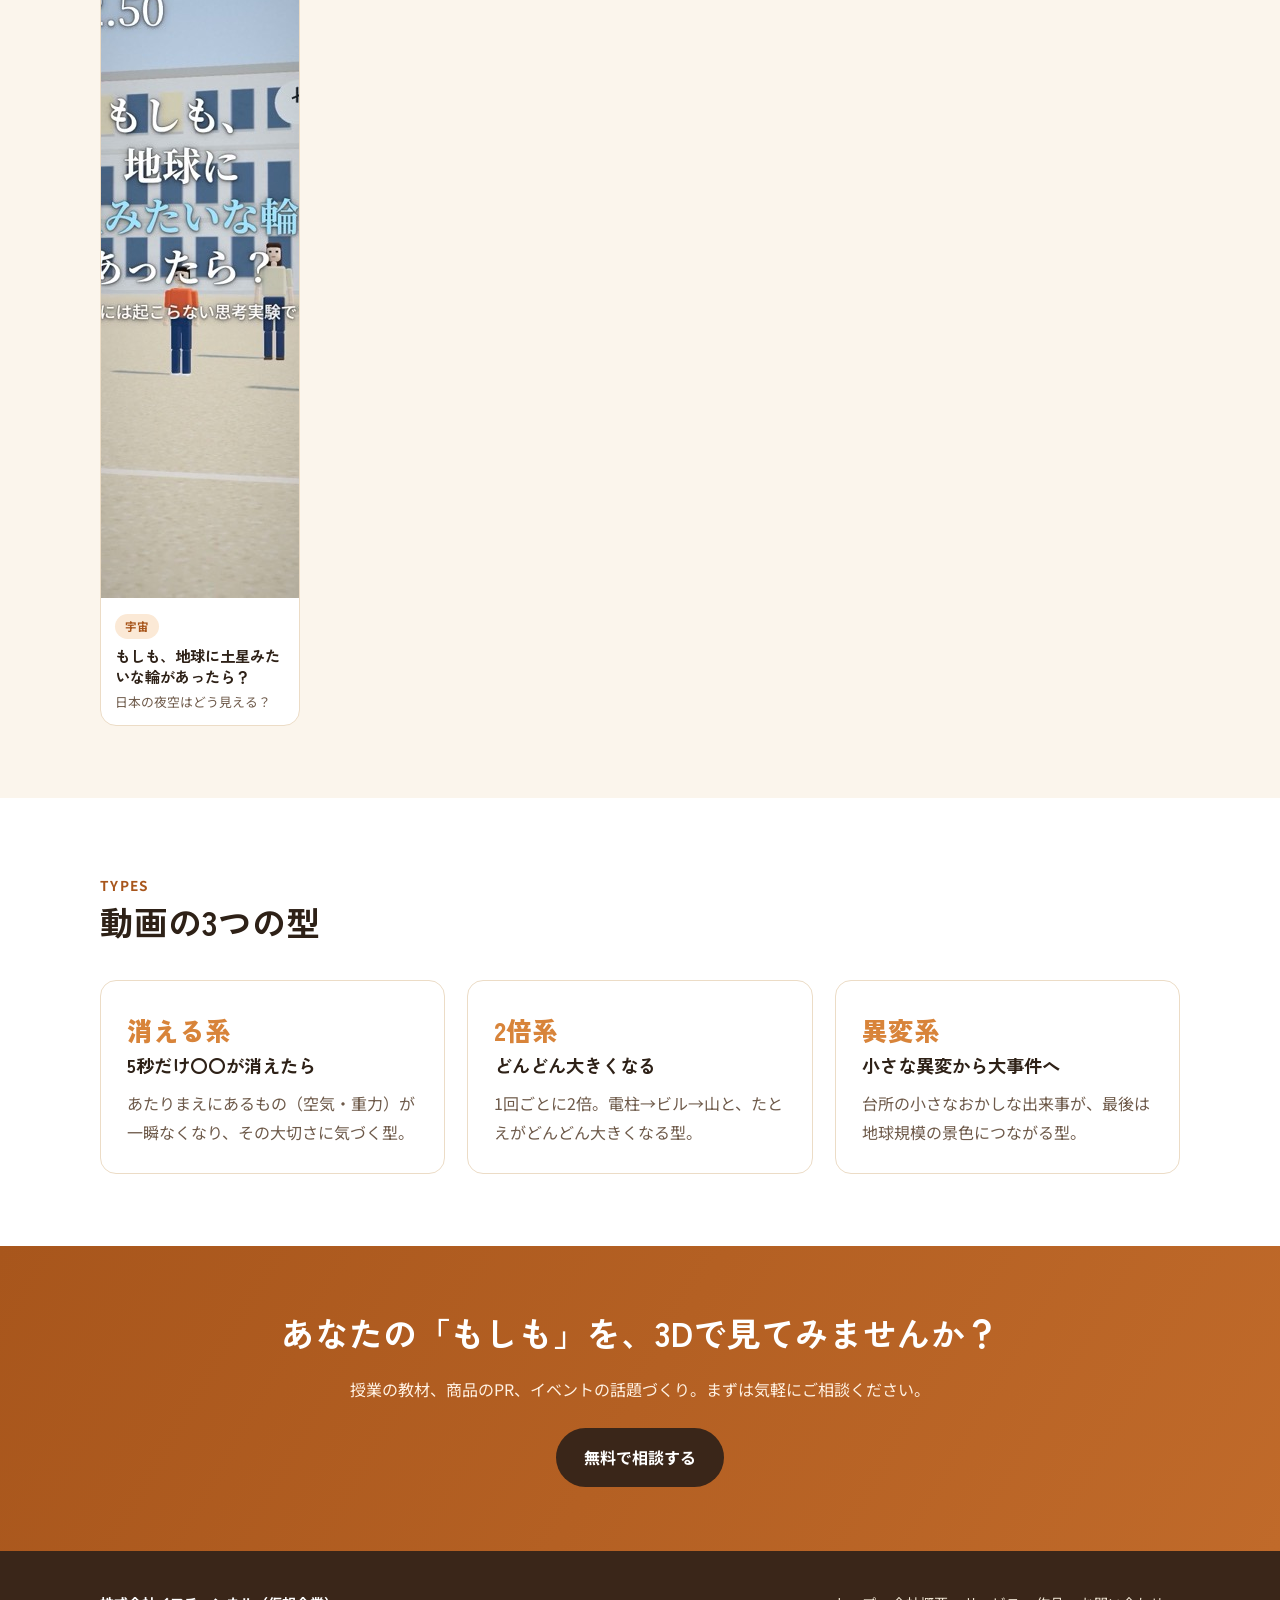
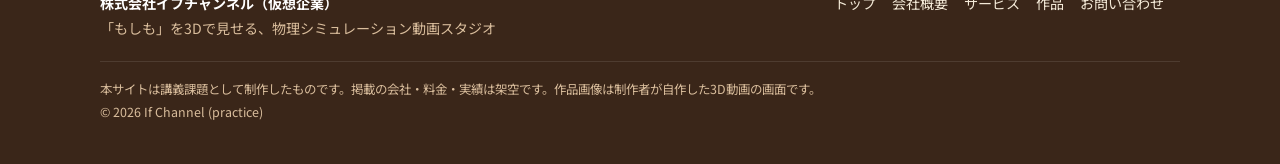
<file: works.html>
<!doctype html>
<html lang="ja">
<head>
<meta charset="utf-8">
<meta name="viewport" content="width=device-width, initial-scale=1">
<title>【実習】作品｜If Channel（株式会社イフチャンネル）</title>
<meta name="description" content="If Channel が制作した3Dシミュレーション動画の作品一覧">
<link rel="preconnect" href="https://fonts.googleapis.com">
<link rel="preconnect" href="https://fonts.gstatic.com" crossorigin>
<link href="https://fonts.googleapis.com/css2?family=Noto+Sans+JP:wght@400;700&family=Zen+Kaku+Gothic+New:wght@700;900&display=swap" rel="stylesheet">
<link rel="stylesheet" href="style.css">
</head>
<body>
<p class="notice">本サイトは講義課題として制作したものです。（実在しない仮想企業です）</p>
<header class="site-header">
  <div class="wrap">
    <a class="logo" href="index.html"><svg viewBox="0 0 40 40" aria-hidden="true">
<polygon points="20,3 36,12 20,21 4,12" fill="#e9a061"/>
<polygon points="4,12 20,21 20,38 4,29" fill="#a8561c"/>
<polygon points="36,12 20,21 20,38 36,29" fill="#c06a2a"/>
<text x="20" y="17" text-anchor="middle" font-size="10" font-weight="900" fill="#3a2619" font-family="sans-serif">IF</text>
</svg><span>If Channel<small>株式会社イフチャンネル</small></span></a>
    <button class="menu-btn" aria-expanded="false" aria-controls="nav">メニュー</button>
    <nav class="nav" id="nav"><ul><li><a href="index.html">トップ</a></li><li><a href="about.html">会社概要</a></li><li><a href="service.html">サービス</a></li><li><a href="works.html" aria-current="page">作品</a></li><li><a class="nav-cta" href="contact.html">お問い合わせ</a></li></ul></nav>
  </div>
</header>
<main>

<section class="page-hero"><div class="wrap"><span class="eyebrow">WORKS</span><h1>作品</h1><p>すべて自社で企画・計算・3D制作した動画です。</p></div></section>

<section>
  <div class="wrap">
    <div class="section-head"><span class="label">3D SHORTS</span><h2>3Dシミュレーション動画</h2>
    <p>縦型（1080×1920）・60秒前後。冒頭に題名とカウントダウン、最後は日常に戻って終わります。</p></div>
    <div class="works"><article class="work"><img src="img/air.jpg" alt="3D動画「もしも、5秒間だけ空気が消えたら？」の画面" loading="lazy" width="405" height="720"><div><span class="tag">消える系</span><h3>もしも、5秒間だけ空気が消えたら？</h3><p>音も、風も、浮力も消えた5秒間。</p></div></article><article class="work"><img src="img/gravity.jpg" alt="3D動画「もしも、5秒間だけ重力が消えたら？」の画面" loading="lazy" width="405" height="720"><div><span class="tag">消える系</span><h3>もしも、5秒間だけ重力が消えたら？</h3><p>台所のお茶わんから街の車まで。</p></div></article><article class="work"><img src="img/rain.jpg" alt="3D動画「もしも、空の水が全部いっぺんに雨になったら？」の画面" loading="lazy" width="405" height="720"><div><span class="tag">地球スケール</span><h3>もしも、空の水が全部いっぺんに雨になったら？</h3><p>空にある水の量を実際に計算。</p></div></article><article class="work"><img src="img/jump.jpg" alt="3D動画「もしも、ジャンプするたびに2倍高く跳べたら？」の画面" loading="lazy" width="405" height="720"><div><span class="tag">どんどん大きくなる</span><h3>もしも、ジャンプするたびに2倍高く跳べたら？</h3><p>電柱、ビル、山、そして雲の上へ。</p></div></article><article class="work"><img src="img/freeze.jpg" alt="3D動画「もしも、5秒で海が凍ったら？」の画面" loading="lazy" width="405" height="720"><div><span class="tag">地球スケール</span><h3>もしも、5秒で海が凍ったら？</h3><p>港の波が一瞬で止まる。</p></div></article><article class="work"><img src="img/ring.jpg" alt="3D動画「もしも、地球に土星みたいな輪があったら？」の画面" loading="lazy" width="405" height="720"><div><span class="tag">宇宙</span><h3>もしも、地球に土星みたいな輪があったら？</h3><p>日本の夜空はどう見える？</p></div></article></div>
  </div>
</section>

<section class="alt">
  <div class="wrap">
    <div class="section-head"><span class="label">TYPES</span><h2>動画の3つの型</h2></div>
    <div class="grid-3">
      <div class="card"><div class="num">消える系</div><h3>5秒だけ〇〇が消えたら</h3><p>あたりまえにあるもの（空気・重力）が一瞬なくなり、その大切さに気づく型。</p></div>
      <div class="card"><div class="num">2倍系</div><h3>どんどん大きくなる</h3><p>1回ごとに2倍。電柱→ビル→山と、たとえがどんどん大きくなる型。</p></div>
      <div class="card"><div class="num">異変系</div><h3>小さな異変から大事件へ</h3><p>台所の小さなおかしな出来事が、最後は地球規模の景色につながる型。</p></div>
    </div>
  </div>
</section>
<section class="cta-band">
  <div class="wrap">
    <h2>あなたの「もしも」を、3Dで見てみませんか？</h2>
    <p>授業の教材、商品のPR、イベントの話題づくり。まずは気軽にご相談ください。</p>
    <div class="btns" style="justify-content:center"><a class="btn btn-dark" href="contact.html">無料で相談する</a></div>
  </div>
</section>

</main>
<footer class="site-footer">
  <div class="wrap">
    <div><b style="color:#fff">株式会社イフチャンネル（仮想企業）</b><br>「もしも」を3Dで見せる、物理シミュレーション動画スタジオ</div>
    <div><a href="index.html">トップ</a><a href="about.html">会社概要</a><a href="service.html">サービス</a><a href="works.html">作品</a><a href="contact.html">お問い合わせ</a></div>
    <p class="copy">本サイトは講義課題として制作したものです。掲載の会社・料金・実績は架空です。作品画像は制作者が自作した3D動画の画面です。<br>&copy; 2026 If Channel (practice)</p>
  </div>
</footer>
<script>
const b=document.querySelector('.menu-btn'),n=document.getElementById('nav');
b.addEventListener('click',()=>{const o=n.classList.toggle('open');b.setAttribute('aria-expanded',o);b.textContent=o?'閉じる':'メニュー';});
</script>
</body>
</html>
</file>
<file: style.css>
/* If Channel 仮想企業サイト（講義課題） */
:root {
  --navy: #3a2619;
  --navy-2: #5a3a24;
  --ink: #2e2117;
  --muted: #6e5a4a;
  --bg: #fbf5ec;
  --card: #ffffff;
  --line: #ecdcc6;
  --cyan: #d8843a;
  --cyan-d: #a8561c;
  --yellow: #f3c98b;
  --radius: 16px;
  --max: 1120px;
}
* { box-sizing: border-box; }
html { scroll-behavior: smooth; }
body {
  margin: 0;
  font-family: "Noto Sans JP", system-ui, sans-serif;
  color: var(--ink);
  background: var(--bg);
  line-height: 1.8;
  font-size: 16px;
}
img { max-width: 100%; display: block; }
a { color: var(--cyan-d); }
h1, h2, h3 { font-family: "Zen Kaku Gothic New", "Noto Sans JP", sans-serif; line-height: 1.35; margin: 0 0 .6em; }
h2 { font-size: clamp(1.5rem, 3.2vw, 2.1rem); }
h3 { font-size: 1.15rem; }
p { margin: 0 0 1em; }
.wrap { max-width: var(--max); margin: 0 auto; padding: 0 20px; }

/* 実習表示 */
.notice {
  background: var(--yellow);
  color: #3a2619;
  font-size: .85rem;
  text-align: center;
  padding: 6px 16px;
  font-weight: 700;
}

/* ヘッダー */
.site-header {
  position: sticky; top: 0; z-index: 50;
  background: rgba(58, 38, 25, .96);
  backdrop-filter: blur(6px);
}
.site-header .wrap { display: flex; align-items: center; justify-content: space-between; height: 64px; }
.logo { display: flex; align-items: center; gap: 10px; color: #fff; text-decoration: none; font-weight: 700; letter-spacing: .02em; }
.logo svg { width: 34px; height: 34px; }
.logo small { display: block; font-size: .65rem; color: #d9bd9c; font-weight: 400; line-height: 1.2; }
.nav ul { list-style: none; display: flex; gap: 4px; margin: 0; padding: 0; align-items: center; }
.nav a { color: #f4ead8; text-decoration: none; padding: 8px 12px; border-radius: 8px; font-size: .95rem; }
.nav a:hover, .nav a[aria-current="page"] { color: #fff; background: rgba(255,255,255,.1); }
.nav a.nav-cta { background: var(--cyan); color: #2a1a10; font-weight: 700; margin-left: 6px; }
.nav a.nav-cta:hover { background: #e9a061; }
.menu-btn { display: none; background: none; border: 1px solid rgba(255,255,255,.3); color: #fff; border-radius: 8px; padding: 6px 12px; font-size: .9rem; cursor: pointer; }

/* ヒーロー */
.hero {
  background: radial-gradient(circle at 80% 20%, #7a4a28 0, transparent 55%), var(--navy);
  color: #fff;
  padding: 72px 0 80px;
  overflow: hidden;
}
.hero .wrap { display: grid; grid-template-columns: 1.2fr 1fr; gap: 40px; align-items: center; }
.eyebrow { display: inline-block; color: var(--yellow); font-weight: 700; font-size: .9rem; letter-spacing: .08em; margin-bottom: 12px; }
.hero h1 { font-size: clamp(2rem, 5vw, 3.3rem); }
.hero h1 em { font-style: normal; color: var(--cyan); }
.hero p.lead { color: #f0dcc4; font-size: 1.05rem; max-width: 34em; }
.hero-phones { display: flex; gap: 14px; justify-content: center; }
.phone { width: 44%; max-width: 190px; border-radius: 22px; border: 6px solid #2a1a10; box-shadow: 0 20px 40px rgba(0,0,0,.45); overflow: hidden; background: #000; }
.phone:nth-child(2) { transform: translateY(28px); }
.page-hero { background: var(--navy); color: #fff; padding: 52px 0 44px; }
.page-hero p { color: #f0dcc4; margin: 0; }

/* ボタン */
.btns { display: flex; flex-wrap: wrap; gap: 12px; margin-top: 24px; }
.btn { display: inline-block; text-decoration: none; font-weight: 700; padding: 13px 26px; border-radius: 999px; border: 2px solid transparent; transition: transform .15s, background .15s; }
.btn:hover { transform: translateY(-2px); }
.btn-primary { background: var(--cyan); color: #2a1a10; }
.btn-primary:hover { background: #e9a061; }
.btn-ghost { border-color: rgba(255,255,255,.5); color: #fff; }
.btn-dark { background: var(--navy); color: #fff; }

/* セクション */
section { padding: 72px 0; }
.section-head { margin-bottom: 36px; }
.section-head .label { color: var(--cyan-d); font-weight: 700; font-size: .85rem; letter-spacing: .1em; }
.section-head p { color: var(--muted); max-width: 40em; }
.alt { background: #fff; }

.grid-3 { display: grid; grid-template-columns: repeat(3, 1fr); gap: 22px; }
.grid-2 { display: grid; grid-template-columns: repeat(2, 1fr); gap: 32px; align-items: center; }
.card { background: var(--card); border: 1px solid var(--line); border-radius: var(--radius); padding: 26px; }
.card .num { font-family: "Zen Kaku Gothic New", sans-serif; font-weight: 900; color: var(--cyan); font-size: 1.6rem; }
.card p { color: var(--muted); margin: 0; }
.icon { width: 48px; height: 48px; margin-bottom: 12px; }

.stats { display: grid; grid-template-columns: repeat(4, 1fr); gap: 16px; text-align: center; }
.stat { background: var(--navy-2); color: #fff; border-radius: var(--radius); padding: 22px 10px; }
.stat b { display: block; font-size: 2rem; color: var(--yellow); font-family: "Zen Kaku Gothic New", sans-serif; }
.stat span { font-size: .85rem; color: #f0dcc4; }

/* 作品 */
.works { display: grid; grid-template-columns: repeat(auto-fill, minmax(170px, 1fr)); gap: 20px; }
.work { background: #fff; border: 1px solid var(--line); border-radius: var(--radius); overflow: hidden; }
.work img { aspect-ratio: 9 / 16; object-fit: cover; width: 100%; }
.work div { padding: 12px 14px; }
.work h3 { font-size: .95rem; margin: 0 0 4px; }
.work p { font-size: .8rem; color: var(--muted); margin: 0; }
.tag { display: inline-block; font-size: .72rem; background: #fbe9d6; color: var(--cyan-d); border-radius: 999px; padding: 2px 10px; margin-bottom: 6px; font-weight: 700; }

/* 表 */
table.info { width: 100%; border-collapse: collapse; background: #fff; border-radius: var(--radius); overflow: hidden; }
table.info th, table.info td { text-align: left; padding: 16px 20px; border-bottom: 1px solid var(--line); vertical-align: top; }
table.info th { width: 28%; background: #f7ecdd; font-weight: 700; }

.timeline { list-style: none; padding: 0; margin: 0; border-left: 3px solid var(--cyan); }
.timeline li { padding: 0 0 22px 22px; position: relative; }
.timeline li::before { content: ""; position: absolute; left: -9px; top: 8px; width: 15px; height: 15px; border-radius: 50%; background: #fff; border: 3px solid var(--cyan); }
.timeline b { color: var(--cyan-d); }

/* 料金 */
.price { text-align: center; position: relative; }
.price .yen { font-size: 2rem; font-weight: 900; font-family: "Zen Kaku Gothic New", sans-serif; color: var(--ink); margin: 6px 0; }
.price .yen small { font-size: .9rem; font-weight: 400; color: var(--muted); }
.price ul { text-align: left; padding-left: 1.2em; color: var(--muted); font-size: .92rem; }
.price.featured { border: 2px solid var(--cyan); }
.price .badge { position: absolute; top: -13px; left: 50%; transform: translateX(-50%); background: var(--cyan); color: #2a1a10; font-size: .75rem; font-weight: 700; padding: 3px 14px; border-radius: 999px; }

/* FAQ */
details { background: #fff; border: 1px solid var(--line); border-radius: 12px; padding: 16px 20px; margin-bottom: 12px; }
summary { font-weight: 700; cursor: pointer; }
details p { margin: 10px 0 0; color: var(--muted); }

/* 図 */
.figure { background: #fff; border: 1px solid var(--line); border-radius: var(--radius); padding: 24px; }
.figure figcaption { font-size: .85rem; color: var(--muted); margin-top: 10px; text-align: center; }
.flow-svg { width: 100%; height: auto; }
.flow-v { display: none; }

/* フォーム */
form.contact { background: #fff; border: 1px solid var(--line); border-radius: var(--radius); padding: 30px; display: grid; gap: 18px; }
form.contact label { font-weight: 700; font-size: .92rem; display: grid; gap: 6px; }
form.contact .req { color: #d23c3c; font-size: .75rem; margin-left: 6px; }
form.contact input, form.contact select, form.contact textarea {
  font: inherit; padding: 12px 14px; border: 1px solid #dcc7ad; border-radius: 10px; background: #fffcf7; width: 100%;
}
form.contact input:focus, form.contact select:focus, form.contact textarea:focus { outline: 3px solid rgba(216,132,58,.35); border-color: var(--cyan); }
.form-msg { display: none; background: #e9f9ef; border: 1px solid #8fd6a8; color: #1d6b3a; padding: 14px 18px; border-radius: 10px; }
.form-note { font-size: .82rem; color: var(--muted); }

/* CTA帯 */
.cta-band { background: linear-gradient(120deg, var(--cyan-d), #c06a2a); color: #fff; text-align: center; padding: 64px 0; }
.cta-band p { color: #fff1e2; }

/* フッター */
.site-footer { background: var(--navy); color: #d9bd9c; padding: 40px 0 28px; font-size: .88rem; }
.site-footer .wrap { display: flex; flex-wrap: wrap; justify-content: space-between; gap: 20px; }
.site-footer a { color: #f4ead8; text-decoration: none; margin-right: 16px; }
.site-footer .copy { width: 100%; border-top: 1px solid rgba(255,255,255,.1); padding-top: 16px; font-size: .78rem; }

/* スマートフォン */
@media (max-width: 860px) {
  .menu-btn { display: block; }
  .nav { position: absolute; top: 64px; left: 0; right: 0; background: var(--navy); display: none; padding: 8px 16px 18px; }
  .nav.open { display: block; }
  .nav ul { flex-direction: column; align-items: stretch; }
  .nav a { display: block; padding: 12px; }
  .nav a.nav-cta { margin: 8px 0 0; text-align: center; }
  .hero { padding: 48px 0 64px; }
  .hero .wrap, .grid-2 { grid-template-columns: 1fr; }
  .grid-3 { grid-template-columns: 1fr; }
  .stats { grid-template-columns: repeat(2, 1fr); }
  section { padding: 52px 0; }
  table.info th, table.info td { display: block; width: 100%; }
  table.info th { padding-bottom: 6px; }
  table.info td { padding-top: 6px; }
  .flow-h { display: none; }
  .flow-v { display: block; max-width: 320px; margin: 0 auto; }
  form.contact { padding: 20px; }
}
</file>
